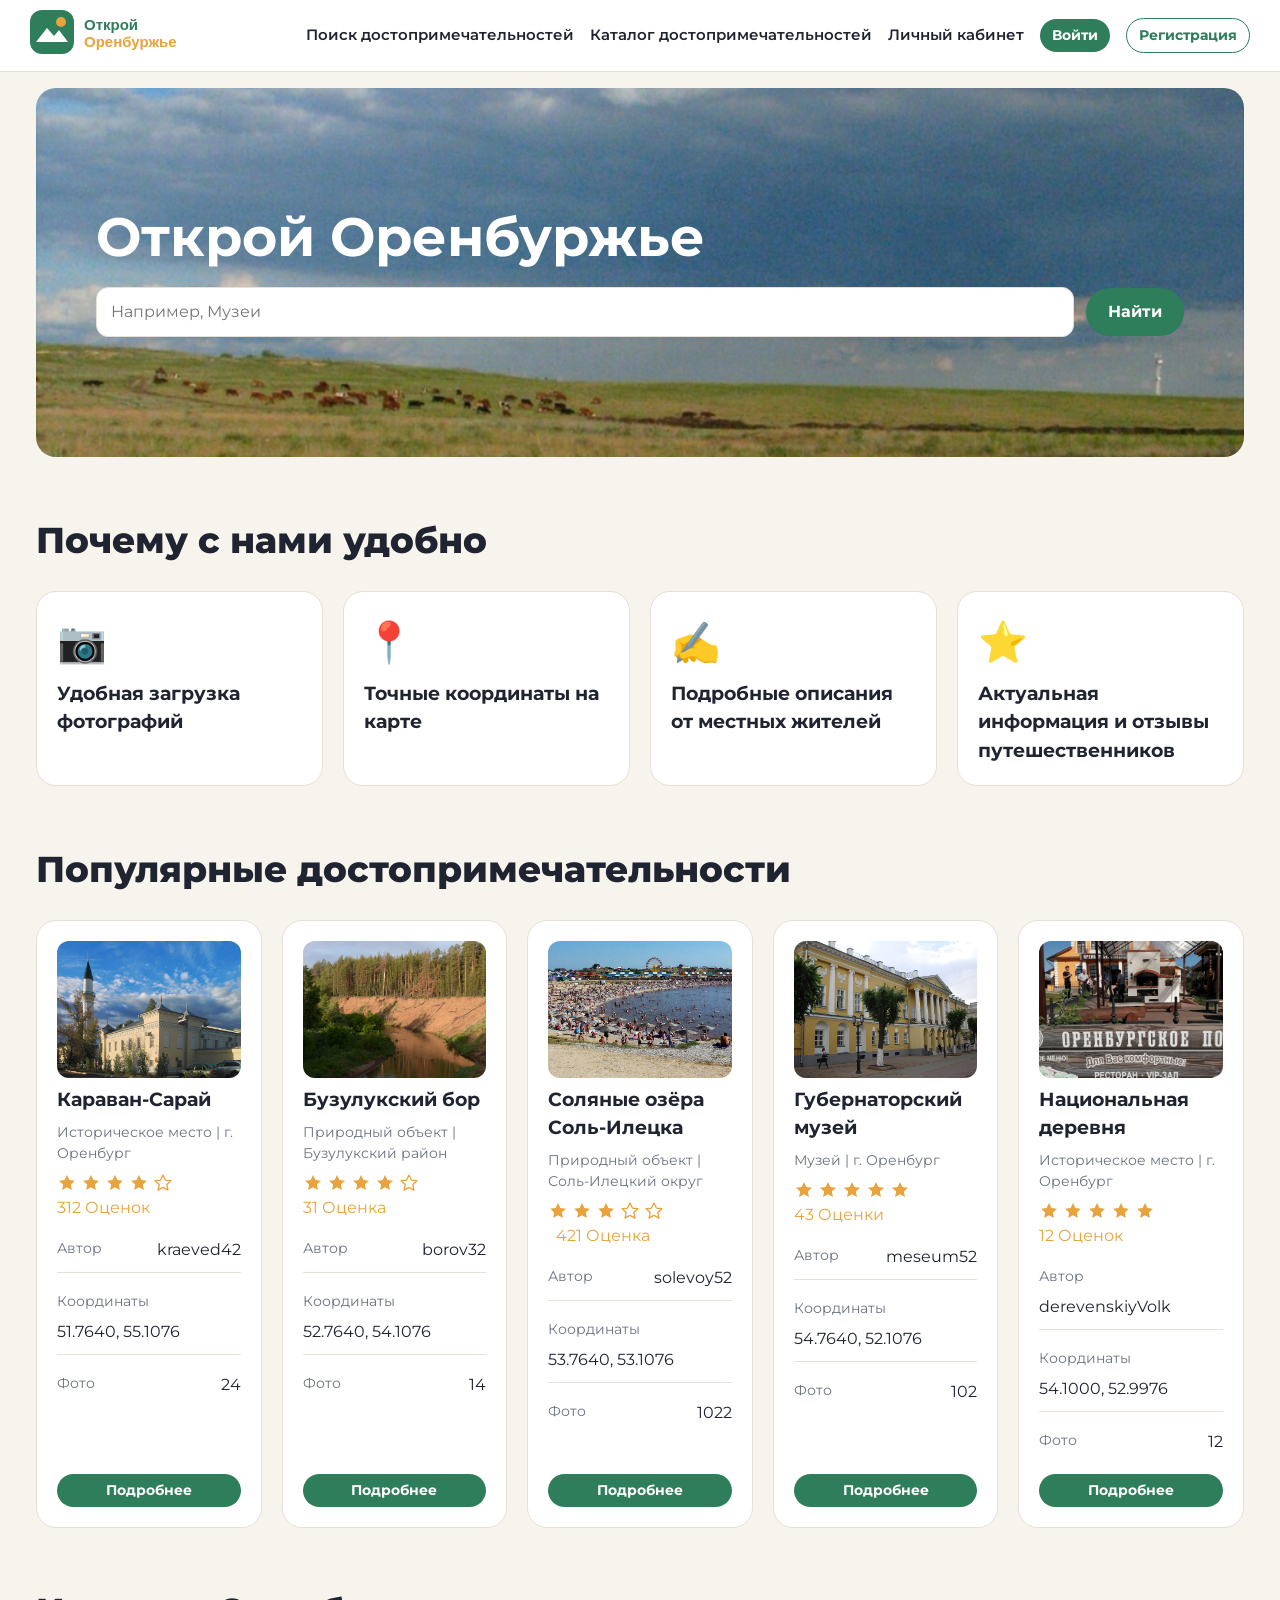
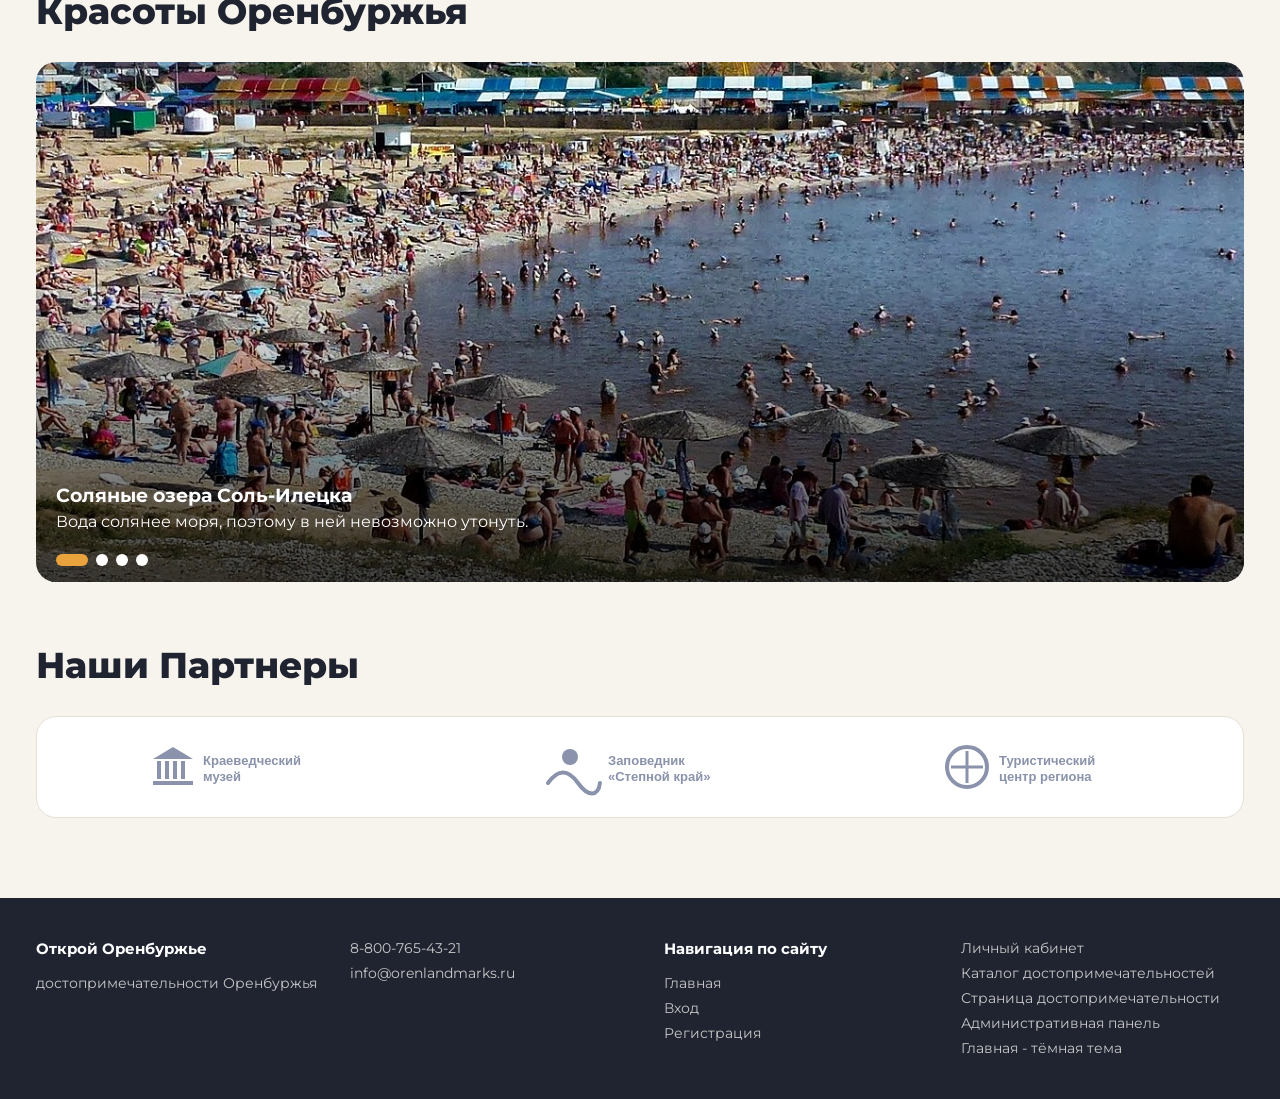
<file: index.html>
<!DOCTYPE html>
<html lang="ru">

<head>
    <meta charset="UTF-8">
    <meta name="viewport" content="width=device-width, initial-scale=1.0">
    <title>Главная - Открой Оренбуржье</title>
    <link rel="stylesheet" href="assets/css/style.css">
</head>

<body>
    <header class="header">
        <div class="container header__main">
            <a href="index.html" id="logo"><img src="assets/images/logos/logo.svg" alt="Открой Оренбуржье" height="44"
                    width="210"></a>
            <input type="checkbox" id="menu">
            <label for="menu" class="burger">☰</label>
            <nav class="nav" id="main-nav">
                <a href="#search-section" id="go-to-search">Поиск достопримечательностей</a>
                <a href="catalog.html" id="nav-catalog">Каталог достопримечательностей</a>
                <a href="profile.html" id="nav-profile">Личный кабинет</a>
                <a href="login.html" id="nav-login" class="btn btn--sm">Войти</a>
                <a href="register.html" id="nav-register" class="btn btn--sm btn--light">Регистрация</a>
            </nav>
        </div>
    </header>
    <main class="container">
        <section class="hero" id="search-section">
            <img src="assets/images/step.jpg" alt="Открой Оренбуржье">
            <h1 class="hero__title">Открой Оренбуржье</h1>
            <form action="catalog.html" class="row">
                <input type="search" id="search-input" list="hints" class="input" placeholder="Например, Музеи">
                <datalist id="hints">
                    <option value="Памятники архитектуры"></option>
                    <option value="Природные объекты"></option>
                    <option value="Музеи"></option>
                    <option value="Исторические места"></option>
                </datalist>
                <button type="submit" class="btn" id="search-button">Найти</button>
            </form>
        </section>

        <section id="advantages-section" class="section">
            <h2 class="title">Почему с нами удобно</h2>
            <div class="grid">
                <article class="card stack">
                    <p class="icon">📷</p>
                    <h3>Удобная загрузка фотографий</h3>
                </article>
                <article class="card stack">
                    <p class="icon">📍</p>
                    <h3>Точные координаты на карте</h3>
                </article>
                <article class="card stack">
                    <p class="icon">✍️</p>
                    <h3>Подробные описания от местных жителей</h3>
                </article>
                <article class="card stack">
                    <p class="icon">⭐️</p>
                    <h3>Актуальная информация и отзывы путешественников</h3>
                </article>
            </div>
        </section>

        <section class="section" id="popular-section">
            <h2 class="title">Популярные достопримечательности</h2>
            <div class="grid">
                <article class="card landmark-card stack">
                    <img src="assets/images/karavan-saray-1.jpg" alt="Караван-Сарай" class="photo">
                    <div class="stack">
                        <h3>Караван-Сарай</h3>
                        <p class="muted">Историческое место | г. Оренбург</p>
                        <div class="rating">
                            <div>
                                <img src="assets/images/icons/star-full.svg" alt="Звезда">
                                <img src="assets/images/icons/star-full.svg" alt="Звезда">
                                <img src="assets/images/icons/star-full.svg" alt="Звезда">
                                <img src="assets/images/icons/star-full.svg" alt="Звезда">
                                <img src="assets/images/icons/star-empty.svg" alt="Пустая звезда">
                                &nbsp;
                            </div>
                            312 Оценок
                        </div>
                        <p class="data-row"><span class="muted">Автор</span> kraeved42</p>
                        <p class="data-row"><span class="muted">Координаты</span> 51.7640, 55.1076</p>
                        <p class="data-row"><span class="muted">Фото</span> 24</p>
                        <a href="landmark.html" class="btn btn--sm">Подробнее</a>
                    </div>
                </article>
                <article class="card landmark-card stack">
                    <img src="assets/images/buzuluk-bor.jpg" alt="Бузулукский бор" class="photo">
                    <div class="stack">
                        <h3>Бузулукский бор</h3>
                        <p class="muted">Природный объект | Бузулукский район</p>
                        <div class="rating">
                            <div>
                                <img src="assets/images/icons/star-full.svg" alt="Звезда">
                                <img src="assets/images/icons/star-full.svg" alt="Звезда">
                                <img src="assets/images/icons/star-full.svg" alt="Звезда">
                                <img src="assets/images/icons/star-full.svg" alt="Звезда">
                                <img src="assets/images/icons/star-empty.svg" alt="Пустая звезда">
                                &nbsp;
                            </div>
                            31 Оценка
                        </div>
                        <p class="data-row"><span class="muted">Автор</span> borov32</p>
                        <p class="data-row"><span class="muted">Координаты</span> 52.7640, 54.1076</p>
                        <p class="data-row"><span class="muted">Фото</span> 14</p>
                        <a href="landmark.html" class="btn btn--sm">Подробнее</a>
                    </div>
                </article>
                <article class="card landmark-card stack">
                    <img src="assets/images/sol-ileck.jpg" alt="Соляные озёра Соль-Илецка" class="photo">
                    <div class="stack">
                        <h3>Соляные озёра Соль-Илецка</h3>
                        <p class="muted">Природный объект | Соль-Илецкий округ</p>
                        <div class="rating">
                            <div>
                                <img src="assets/images/icons/star-full.svg" alt="Звезда">
                                <img src="assets/images/icons/star-full.svg" alt="Звезда">
                                <img src="assets/images/icons/star-full.svg" alt="Звезда">
                                <img src="assets/images/icons/star-empty.svg" alt="Пустая звезда">
                                <img src="assets/images/icons/star-empty.svg" alt="Пустая звезда">
                                &nbsp;
                            </div>
                            &nbsp; 421 Оценка
                        </div>
                        <p class="data-row"><span class="muted">Автор</span> solevoy52</p>
                        <p class="data-row"><span class="muted">Координаты</span> 53.7640, 53.1076</p>
                        <p class="data-row"><span class="muted">Фото</span> 1022</p>
                        <a href="landmark.html" class="btn btn--sm">Подробнее</a>
                    </div>
                </article>
                <article class="card landmark-card stack">
                    <img src="assets/images/museum.jpg" alt="Губернаторский музей" class="photo">
                    <div class="stack">
                        <h3>Губернаторский музей</h3>
                        <p class="muted">Музей | г. Оренбург</p>
                        <div class="rating">
                            <div>
                                <img src="assets/images/icons/star-full.svg" alt="Звезда">
                                <img src="assets/images/icons/star-full.svg" alt="Звезда">
                                <img src="assets/images/icons/star-full.svg" alt="Звезда">
                                <img src="assets/images/icons/star-full.svg" alt="Звезда">
                                <img src="assets/images/icons/star-full.svg" alt="Звезда">
                                &nbsp;
                            </div>
                            43 Оценки
                        </div>
                        <p class="data-row"><span class="muted">Автор</span> meseum52</p>
                        <p class="data-row"><span class="muted">Координаты</span> 54.7640, 52.1076</p>
                        <p class="data-row"><span class="muted">Фото</span> 102</p>
                        <a href="landmark.html" class="btn btn--sm">Подробнее</a>
                    </div>
                </article>
                <article class="card landmark-card stack">
                    <img src="assets/images/nac-derevnya.jpg" alt="Национальная деревня" class="photo">
                    <div class="stack">
                        <h3>Национальная деревня</h3>
                        <p class="muted">Историческое место | г. Оренбург</p>
                        <div class="rating">
                            <div>
                                <img src="assets/images/icons/star-full.svg" alt="Звезда">
                                <img src="assets/images/icons/star-full.svg" alt="Звезда">
                                <img src="assets/images/icons/star-full.svg" alt="Звезда">
                                <img src="assets/images/icons/star-full.svg" alt="Звезда">
                                <img src="assets/images/icons/star-full.svg" alt="Звезда">
                                &nbsp;
                            </div>
                            12 Оценок
                        </div>
                        <p class="data-row"><span class="muted">Автор</span> derevenskiyVolk</p>
                        <p class="data-row"><span class="muted">Координаты</span> 54.1000, 52.9976</p>
                        <p class="data-row"><span class="muted">Фото</span> 12</p>
                        <a href="landmark.html" class="btn btn--sm">Подробнее</a>
                    </div>
                </article>
            </div>
        </section>

        <section class="section" id="slider-section">
            <h2 class="title">Красоты Оренбуржья</h2>
            <div class="slider">
                <input type="radio" name="slide" id="s1" checked>
                <input type="radio" name="slide" id="s2">
                <input type="radio" name="slide" id="s3">
                <input type="radio" name="slide" id="s4">
                <div class="slider__track">
                    <article class="slide">
                        <img src="assets/images/sol-ileck.jpg" alt="Соль-Илецк">
                        <div class="slide__text">
                            <h3>Соляные озера Соль-Илецка</h3>
                            <p>Вода солянее моря, поэтому в ней невозможно утонуть.</p>
                        </div>
                    </article>
                    <article class="slide">
                        <img src="assets/images/buzuluk-bor.jpg" alt="Бузулукский бор">
                        <div class="slide__text">
                            <h3>Бузулукский бор</h3>
                            <p>Сосновый лес посреди степи.</p>
                        </div>
                    </article>
                    <article class="slide">
                        <img src="assets/images/shaitan-tau.jpg" alt="Гора Шайтан-Тау">
                        <div class="slide__text">
                            <h3>Гора Шайтан-Тау</h3>
                            <p>Заповедная гора. Красивее всего на закате.</p>
                        </div>
                    </article>
                    <article class="slide">
                        <img src="assets/images/most.jpg" alt="Мост через Урал">
                        <div class="slide__text">
                            <h3>Мост через Урал</h3>
                            <p>Пешеходный мост через Урал, соединяет Европу и Азию</p>
                        </div>
                    </article>
                </div>
                <div class="dots" id="slider-indicators">
                    <label for="s1"></label>
                    <label for="s2"></label>
                    <label for="s3"></label>
                    <label for="s4"></label>
                </div>
            </div>
        </section>
        <section class="section" id="partners-section">
            <h2 class="title">Наши Партнеры</h2>
            <div class="card row partners">
                <img src="assets/images/logos/partner-museum.svg" alt="Музей">
                <img src="assets/images/logos/partner-steppe.svg" alt="Заповедник">
                <img src="assets/images/logos/partner-tour.svg" alt="Тур центр">
            </div>
        </section>

    </main>
    <footer class="footer" id="footer">
        <div class="container footer__grid">
            <div>
                <h2>Открой Оренбуржье</h2>
                <p>достопримечательности Оренбуржья</p>
            </div>
            <ul>
                <li><a href="tel:88007654321">8-800-765-43-21</a></li>
                <li><a href="mailto:info@orenlandmarks.ru">info@orenlandmarks.ru</a></li>
            </ul>
            <nav>
                <h2>Навигация по сайту</h2>
                <ul>
                    <li><a href="index.html">Главная</a></li>
                    <li><a href="login.html">Вход</a></li>
                    <li><a href="register.html">Регистрация</a></li>
                    <li><a href="profile.html">Личный кабинет</a></li>
                    <li><a href="catalog.html">Каталог достопримечательностей</a></li>
                    <li><a href="landmark.html">Страница достопримечательности</a></li>
                    <li><a href="admin.html">Административная панель</a></li>
                    <li><a href="index_dark.html">Главная - тёмная тема </a></li>
                </ul>
            </nav>
        </div>
    </footer>
</body>

</html>
</file>
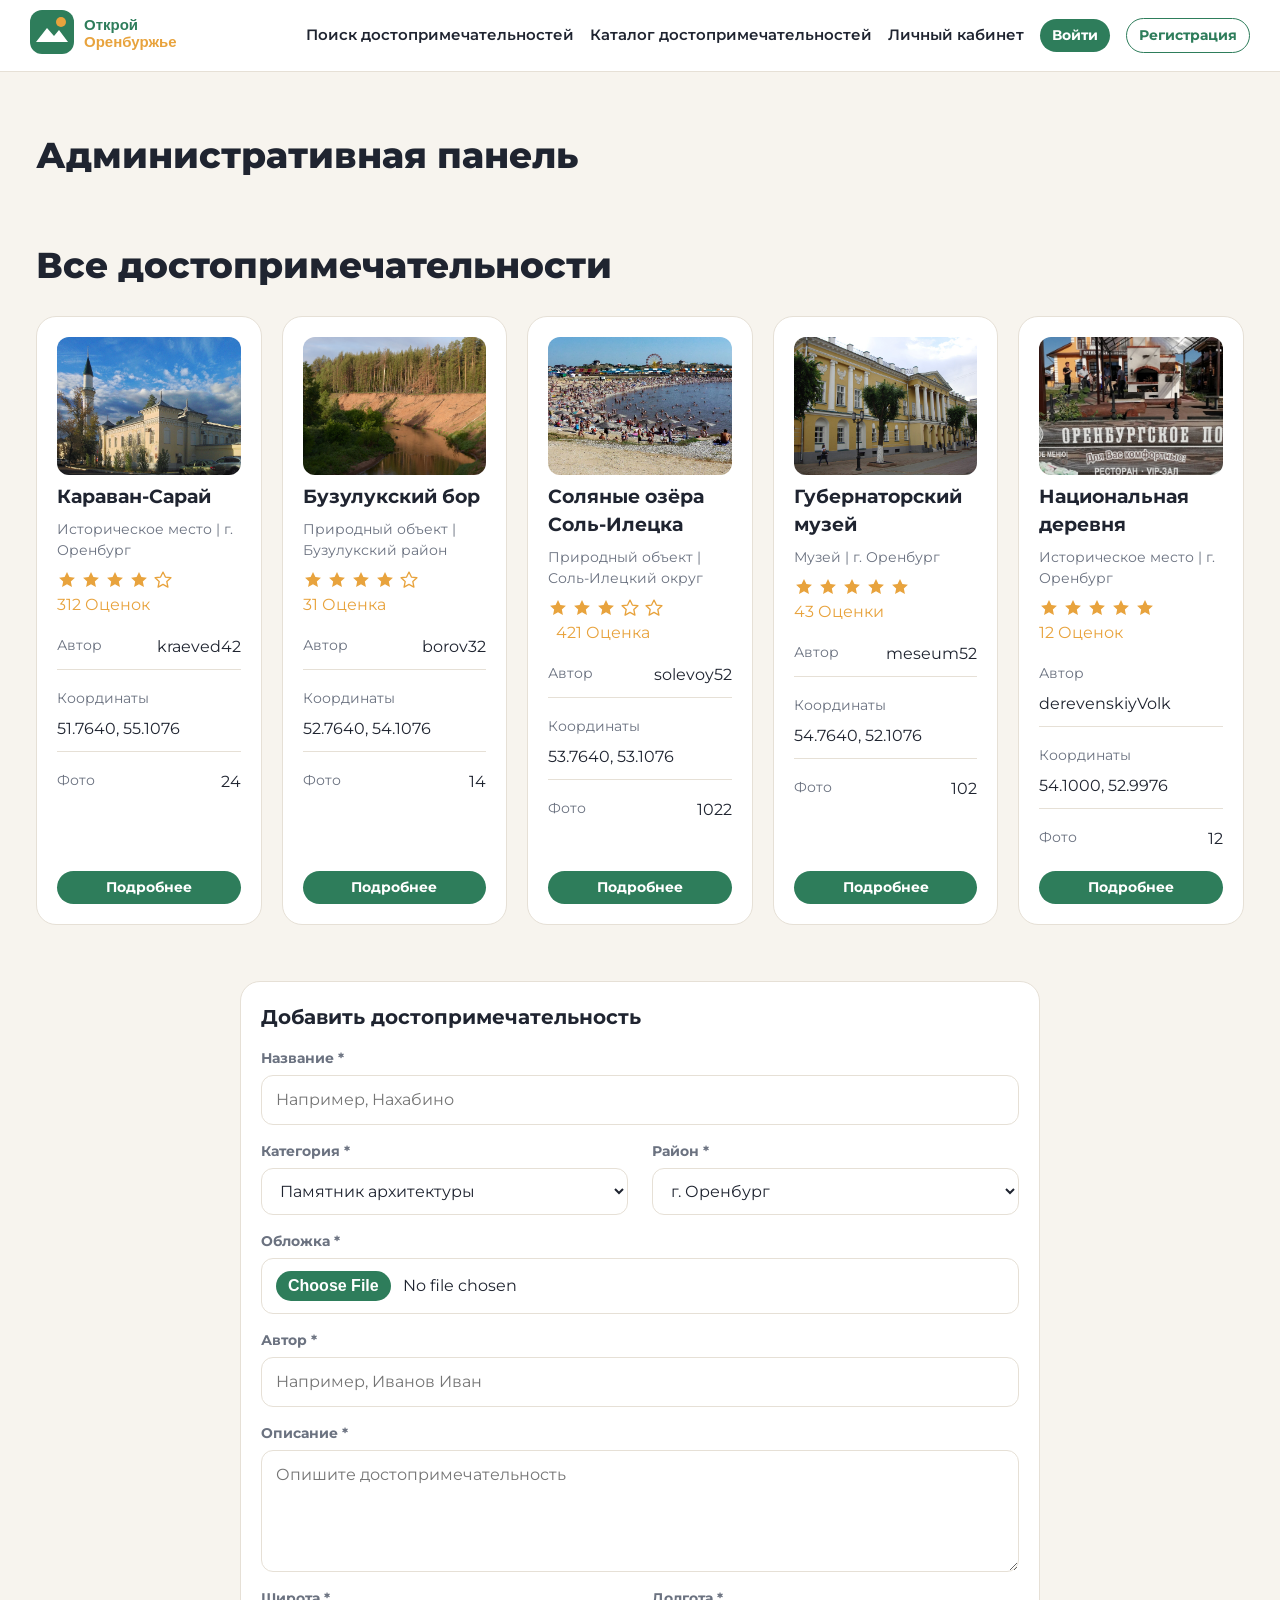
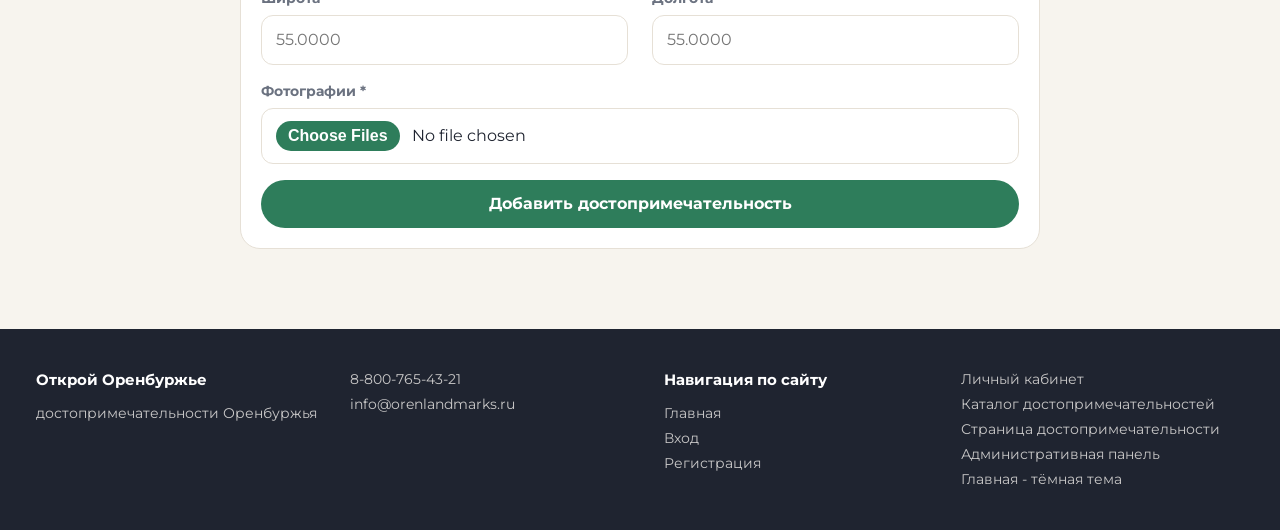
<file: admin.html>
<!DOCTYPE html>
<html lang="ru">

<head>
    <meta charset="UTF-8">
    <meta name="viewport" content="width=device-width, initial-scale=1.0">
    <title>Административная панель - Открой Оренбуржье</title>
    <link rel="stylesheet" href="assets/css/style.css">
</head>

<body>
    <header class="header">
        <div class="container header__main">
            <a href="index.html" id="logo"><img src="assets/images/logos/logo.svg" alt="Открой Оренбуржье" height="44"
                    width="210"></a>
            <input type="checkbox" id="menu">
            <label for="menu" class="burger">☰</label>
            <nav class="nav" id="main-nav">
                <a href="index.html#search-section" id="go-to-search">Поиск достопримечательностей</a>
                <a href="catalog.html" id="nav-catalog">Каталог достопримечательностей</a>
                <a href="profile.html" id="nav-profile">Личный кабинет</a>
                <a href="login.html" id="nav-login" class="btn btn--sm">Войти</a>
                <a href="register.html" id="nav-register" class="btn btn--sm btn--light">Регистрация</a>
            </nav>
        </div>
    </header>
    <main class="container" id="admin-page">
        <h1 class="title section">Административная панель</h1>

        <section class="section" id="admin-landmarks-list">
            <h2 class="title">Все достопримечательности</h2>
            <div class="grid">
                <article class="card landmark-card stack">
                    <img src="assets/images/karavan-saray-1.jpg" alt="Караван-Сарай" class="photo">
                    <div class="stack">
                        <h3>Караван-Сарай</h3>
                        <p class="muted">Историческое место | г. Оренбург</p>
                        <div class="rating">
                            <div>
                                <img src="assets/images/icons/star-full.svg" alt="Звезда">
                                <img src="assets/images/icons/star-full.svg" alt="Звезда">
                                <img src="assets/images/icons/star-full.svg" alt="Звезда">
                                <img src="assets/images/icons/star-full.svg" alt="Звезда">
                                <img src="assets/images/icons/star-empty.svg" alt="Пустая звезда">
                                &nbsp;
                            </div>
                            312 Оценок
                        </div>
                        <p class="data-row"><span class="muted">Автор</span> kraeved42</p>
                        <p class="data-row"><span class="muted">Координаты</span> 51.7640, 55.1076</p>
                        <p class="data-row"><span class="muted">Фото</span> 24</p>
                        <a href="landmark.html" class="btn btn--sm">Подробнее</a>
                    </div>
                </article>
                <article class="card landmark-card stack">
                    <img src="assets/images/buzuluk-bor.jpg" alt="Бузулукский бор" class="photo">
                    <div class="stack">
                        <h3>Бузулукский бор</h3>
                        <p class="muted">Природный объект | Бузулукский район</p>
                        <div class="rating">
                            <div>
                                <img src="assets/images/icons/star-full.svg" alt="Звезда">
                                <img src="assets/images/icons/star-full.svg" alt="Звезда">
                                <img src="assets/images/icons/star-full.svg" alt="Звезда">
                                <img src="assets/images/icons/star-full.svg" alt="Звезда">
                                <img src="assets/images/icons/star-empty.svg" alt="Пустая звезда">
                                &nbsp;
                            </div>
                            31 Оценка
                        </div>
                        <p class="data-row"><span class="muted">Автор</span> borov32</p>
                        <p class="data-row"><span class="muted">Координаты</span> 52.7640, 54.1076</p>
                        <p class="data-row"><span class="muted">Фото</span> 14</p>
                        <a href="landmark.html" class="btn btn--sm">Подробнее</a>
                    </div>
                </article>
                <article class="card landmark-card stack">
                    <img src="assets/images/sol-ileck.jpg" alt="Соляные озёра Соль-Илецка" class="photo">
                    <div class="stack">
                        <h3>Соляные озёра Соль-Илецка</h3>
                        <p class="muted">Природный объект | Соль-Илецкий округ</p>
                        <div class="rating">
                            <div>
                                <img src="assets/images/icons/star-full.svg" alt="Звезда">
                                <img src="assets/images/icons/star-full.svg" alt="Звезда">
                                <img src="assets/images/icons/star-full.svg" alt="Звезда">
                                <img src="assets/images/icons/star-empty.svg" alt="Пустая звезда">
                                <img src="assets/images/icons/star-empty.svg" alt="Пустая звезда">
                                &nbsp;
                            </div>
                            &nbsp; 421 Оценка
                        </div>
                        <p class="data-row"><span class="muted">Автор</span> solevoy52</p>
                        <p class="data-row"><span class="muted">Координаты</span> 53.7640, 53.1076</p>
                        <p class="data-row"><span class="muted">Фото</span> 1022</p>
                        <a href="landmark.html" class="btn btn--sm">Подробнее</a>
                    </div>
                </article>
                <article class="card landmark-card stack">
                    <img src="assets/images/museum.jpg" alt="Губернаторский музей" class="photo">
                    <div class="stack">
                        <h3>Губернаторский музей</h3>
                        <p class="muted">Музей | г. Оренбург</p>
                        <div class="rating">
                            <div>
                                <img src="assets/images/icons/star-full.svg" alt="Звезда">
                                <img src="assets/images/icons/star-full.svg" alt="Звезда">
                                <img src="assets/images/icons/star-full.svg" alt="Звезда">
                                <img src="assets/images/icons/star-full.svg" alt="Звезда">
                                <img src="assets/images/icons/star-full.svg" alt="Звезда">
                                &nbsp;
                            </div>
                            43 Оценки
                        </div>
                        <p class="data-row"><span class="muted">Автор</span> meseum52</p>
                        <p class="data-row"><span class="muted">Координаты</span> 54.7640, 52.1076</p>
                        <p class="data-row"><span class="muted">Фото</span> 102</p>
                        <a href="landmark.html" class="btn btn--sm">Подробнее</a>
                    </div>
                </article>
                <article class="card landmark-card stack">
                    <img src="assets/images/nac-derevnya.jpg" alt="Национальная деревня" class="photo">
                    <div class="stack">
                        <h3>Национальная деревня</h3>
                        <p class="muted">Историческое место | г. Оренбург</p>
                        <div class="rating">
                            <div>
                                <img src="assets/images/icons/star-full.svg" alt="Звезда">
                                <img src="assets/images/icons/star-full.svg" alt="Звезда">
                                <img src="assets/images/icons/star-full.svg" alt="Звезда">
                                <img src="assets/images/icons/star-full.svg" alt="Звезда">
                                <img src="assets/images/icons/star-full.svg" alt="Звезда">
                                &nbsp;
                            </div>
                            12 Оценок
                        </div>
                        <p class="data-row"><span class="muted">Автор</span> derevenskiyVolk</p>
                        <p class="data-row"><span class="muted">Координаты</span> 54.1000, 52.9976</p>
                        <p class="data-row"><span class="muted">Фото</span> 12</p>
                        <a href="landmark.html" class="btn btn--sm">Подробнее</a>
                    </div>
                </article>
            </div>
        </section>
        <form action="#" id="admin-add-form" class="card form section">
            <h2>Добавить достопримечательность</h2>
            <div class="field">
                <label for="admin-landmark-title">Название *</label>
                <input type="text" class="input" id="admin-landmark-title" placeholder="Например, Нахабино">
            </div>
            <div class="two-cols form">
                <div class="field">
                    <label for="admin-landmark-category">Категория *</label>
                    <select id="admin-landmark-category" class="input">
                        <option value="Памятник архитектуры">Памятник архитектуры</option>
                        <option value="Природный объект">Природный объект</option>
                        <option value="Музей">Музей</option>
                        <option value="Историческое место">Историческое место</option>
                        <option value="Религиозное сооружение">Религиозное сооружение</option>
                        <option value="Другое">Другое</option>
                    </select>
                </div>
                <div class="field">
                    <label for="admin-landmark-district">Район *</label>
                    <select id="admin-landmark-district" class="input">
                        <option value="г. Оренбург">г. Оренбург</option>
                        <option value="Оренбургский район">Оренбургский район</option>
                        <option value="Соль-Илецкий городской округ">Соль-Илецкий городской округ</option>
                        <option value="Кувандыкский городской округ">Кувандыкский городской округ</option>
                        <option value="Илекский район">Илекский район</option>
                        <option value="Новосергиевский район">Новосергиевский район</option>
                        <option value="Орский городской округ">Орский городской округ</option>
                    </select>
                </div>
            </div>
            <div class="field">
                <label for="admin-landmark-cover">Обложка *</label>
                <input type="file" accept="image/*" class="input" id="admin-landmark-cover">
            </div>
            <div class="field">
                <label for="admin-landmark-author">Автор *</label>
                <input type="text" class="input" id="admin-landmark-author" placeholder="Например, Иванов Иван">
            </div>
            <div class="field">
                <label for="admin-landmark-desc">Описание *</label>
                <textarea id="admin-landmark-desc" class="input" rows="4"
                    placeholder="Опишите достопримечательность"></textarea>
            </div>
            <div class="two-cols form">
                <div class="field">
                    <label for="admin-landmark-lat">Широта *</label>
                    <input class="input" type="number" id="admin-landmark-lat" step="0.0001" placeholder="55.0000">
                </div>
                <div class="field">
                    <label for="admin-landmark-lng">Долгота *</label>
                    <input class="input" type="number" id="admin-landmark-lng" step="0.0001" placeholder="55.0000">
                </div>
            </div>
            <div class="field">
                <label for="admin-landmark-images">Фотографии *</label>
                <input type="file" multiple accept="image/*" class="input" id="admin-landmark-images">
            </div>
            <button type="submit" class="btn" id="admin-landmark-submit">Добавить достопримечательность</button>
        </form>
    </main>
    <footer class="footer" id="footer">
        <div class="container footer__grid">
            <div>
                <h2>Открой Оренбуржье</h2>
                <p>достопримечательности Оренбуржья</p>
            </div>
            <ul>
                <li><a href="tel:88007654321">8-800-765-43-21</a></li>
                <li><a href="mailto:info@orenlandmarks.ru">info@orenlandmarks.ru</a></li>
            </ul>
            <nav>
                <h2>Навигация по сайту</h2>
                <ul>
                    <li><a href="index.html">Главная</a></li>
                    <li><a href="login.html">Вход</a></li>
                    <li><a href="register.html">Регистрация</a></li>
                    <li><a href="profile.html">Личный кабинет</a></li>
                    <li><a href="catalog.html">Каталог достопримечательностей</a></li>
                    <li><a href="landmark.html">Страница достопримечательности</a></li>
                    <li><a href="admin.html">Административная панель</a></li>
                    <li><a href="index_dark.html">Главная - тёмная тема </a></li>
                </ul>
            </nav>
        </div>
    </footer>
</body>

</html>
</file>
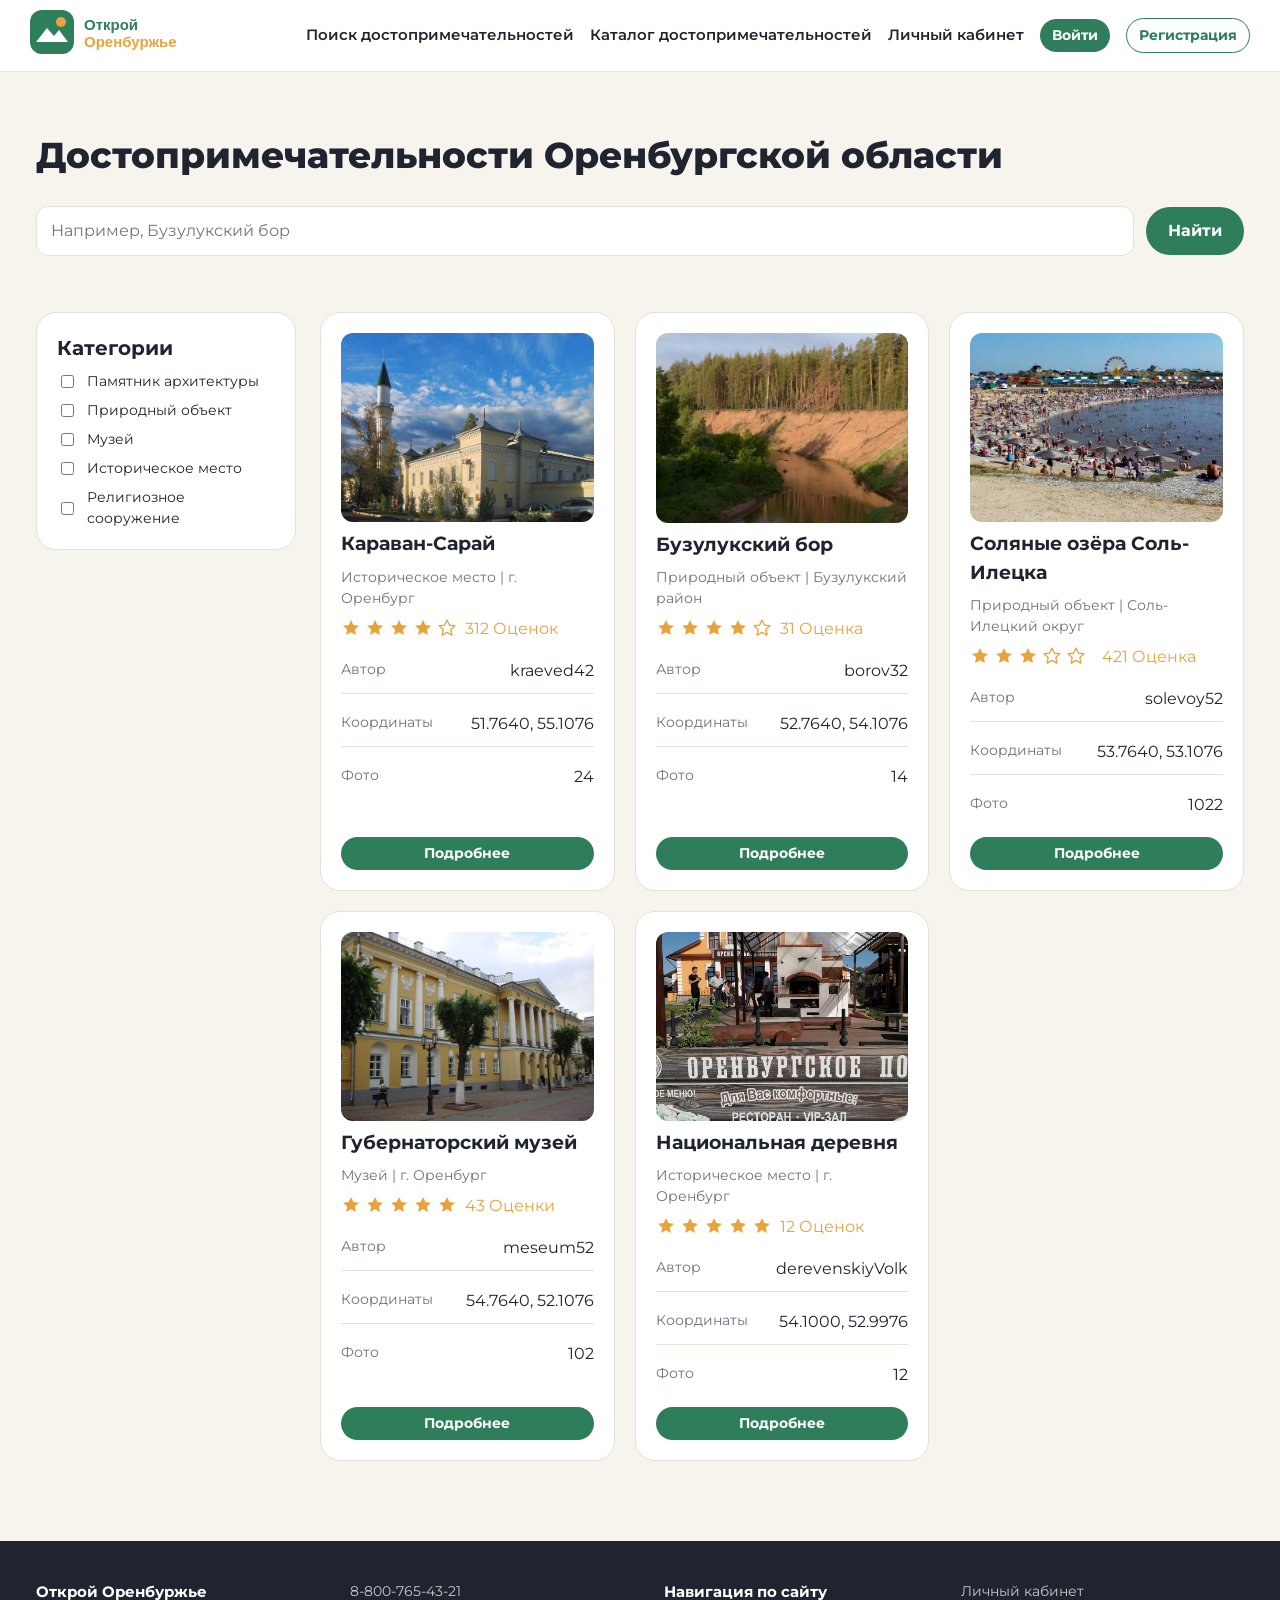
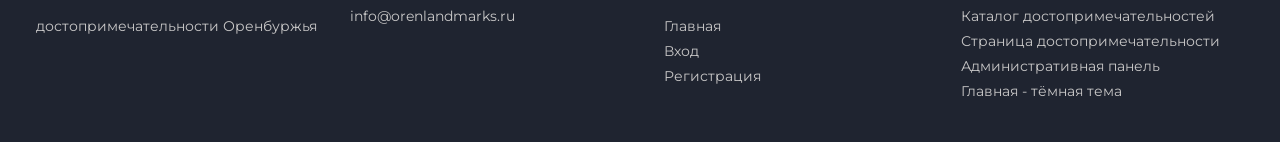
<file: catalog.html>
<!DOCTYPE html>
<html lang="ru">

<head>
    <meta charset="UTF-8">
    <meta name="viewport" content="width=device-width, initial-scale=1.0">
    <title>Каталог - Открой Оренбуржье</title>
    <link rel="stylesheet" href="assets/css/style.css">
</head>

<body>
    <header class="header">
        <div class="container header__main">
            <a href="index.html" id="logo"><img src="assets/images/logos/logo.svg" alt="Открой Оренбуржье" height="44"
                    width="210"></a>
            <input type="checkbox" id="menu">
            <label for="menu" class="burger">☰</label>
            <nav class="nav" id="main-nav">
                <a href="index.html#search-section" id="go-to-search">Поиск достопримечательностей</a>
                <a href="catalog.html" id="nav-catalog">Каталог достопримечательностей</a>
                <a href="profile.html" id="nav-profile">Личный кабинет</a>
                <a href="login.html" id="nav-login" class="btn btn--sm">Войти</a>
                <a href="register.html" id="nav-register" class="btn btn--sm btn--light">Регистрация</a>
            </nav>
        </div>
    </header>
    <main class="container" id="catalog-page">
        <h1 class="title section">Достопримечательности Оренбургской области</h1>
        <form action="#" class="row no-print">
            <input type="search" id="catalog-search" class="input" list="hints" placeholder="Например, Бузулукский бор">
            <datalist id="hints">
                <option value="Бузулукский бор"></option>
                <option value="Соль-Илецк"></option>
                <option value="Караван-Сарай"></option>
            </datalist>
            <button type="submit" class="btn" id="catalog-search-btn">Найти</button>
        </form>

        <div class="catalog-layout section">
            <div class="no-print">
                <input type="checkbox" id="filter-toggle">
                <label for="filter-toggle" class="filter-btn btn btn--light">Фильтры</label>
                <aside id="filter-panel" class="card stack">
                    <h2>Категории</h2>
                    <label class="check"><input type="checkbox">Памятник архитектуры</label>
                    <label class="check"><input type="checkbox">Природный объект</label>
                    <label class="check"><input type="checkbox">Музей</label>
                    <label class="check"><input type="checkbox">Историческое место</label>
                    <label class="check"><input type="checkbox">Религиозное сооружение</label>
                </aside>
            </div>
            <div class="grid">
                <article class="card landmark-card stack">
                    <img src="assets/images/karavan-saray-1.jpg" alt="Караван-Сарай" class="photo">
                    <div class="stack">
                        <h3>Караван-Сарай</h3>
                        <p class="muted">Историческое место | г. Оренбург</p>
                        <div class="rating">
                            <div>
                                <img src="assets/images/icons/star-full.svg" alt="Звезда">
                                <img src="assets/images/icons/star-full.svg" alt="Звезда">
                                <img src="assets/images/icons/star-full.svg" alt="Звезда">
                                <img src="assets/images/icons/star-full.svg" alt="Звезда">
                                <img src="assets/images/icons/star-empty.svg" alt="Пустая звезда">
                                &nbsp;
                            </div>
                            312 Оценок
                        </div>
                        <p class="data-row"><span class="muted">Автор</span> kraeved42</p>
                        <p class="data-row"><span class="muted">Координаты</span> 51.7640, 55.1076</p>
                        <p class="data-row"><span class="muted">Фото</span> 24</p>
                        <a href="landmark.html" class="btn btn--sm">Подробнее</a>
                    </div>
                </article>
                <article class="card landmark-card stack">
                    <img src="assets/images/buzuluk-bor.jpg" alt="Бузулукский бор" class="photo">
                    <div class="stack">
                        <h3>Бузулукский бор</h3>
                        <p class="muted">Природный объект | Бузулукский район</p>
                        <div class="rating">
                            <div>
                                <img src="assets/images/icons/star-full.svg" alt="Звезда">
                                <img src="assets/images/icons/star-full.svg" alt="Звезда">
                                <img src="assets/images/icons/star-full.svg" alt="Звезда">
                                <img src="assets/images/icons/star-full.svg" alt="Звезда">
                                <img src="assets/images/icons/star-empty.svg" alt="Пустая звезда">
                                &nbsp;
                            </div>
                            31 Оценка
                        </div>
                        <p class="data-row"><span class="muted">Автор</span> borov32</p>
                        <p class="data-row"><span class="muted">Координаты</span> 52.7640, 54.1076</p>
                        <p class="data-row"><span class="muted">Фото</span> 14</p>
                        <a href="landmark.html" class="btn btn--sm">Подробнее</a>
                    </div>
                </article>
                <article class="card landmark-card stack">
                    <img src="assets/images/sol-ileck.jpg" alt="Соляные озёра Соль-Илецка" class="photo">
                    <div class="stack">
                        <h3>Соляные озёра Соль-Илецка</h3>
                        <p class="muted">Природный объект | Соль-Илецкий округ</p>
                        <div class="rating">
                            <div>
                                <img src="assets/images/icons/star-full.svg" alt="Звезда">
                                <img src="assets/images/icons/star-full.svg" alt="Звезда">
                                <img src="assets/images/icons/star-full.svg" alt="Звезда">
                                <img src="assets/images/icons/star-empty.svg" alt="Пустая звезда">
                                <img src="assets/images/icons/star-empty.svg" alt="Пустая звезда">
                                &nbsp;
                            </div>
                            &nbsp; 421 Оценка
                        </div>
                        <p class="data-row"><span class="muted">Автор</span> solevoy52</p>
                        <p class="data-row"><span class="muted">Координаты</span> 53.7640, 53.1076</p>
                        <p class="data-row"><span class="muted">Фото</span> 1022</p>
                        <a href="landmark.html" class="btn btn--sm">Подробнее</a>
                    </div>
                </article>
                <article class="card landmark-card stack">
                    <img src="assets/images/museum.jpg" alt="Губернаторский музей" class="photo">
                    <div class="stack">
                        <h3>Губернаторский музей</h3>
                        <p class="muted">Музей | г. Оренбург</p>
                        <div class="rating">
                            <div>
                                <img src="assets/images/icons/star-full.svg" alt="Звезда">
                                <img src="assets/images/icons/star-full.svg" alt="Звезда">
                                <img src="assets/images/icons/star-full.svg" alt="Звезда">
                                <img src="assets/images/icons/star-full.svg" alt="Звезда">
                                <img src="assets/images/icons/star-full.svg" alt="Звезда">
                                &nbsp;
                            </div>
                            43 Оценки
                        </div>
                        <p class="data-row"><span class="muted">Автор</span> meseum52</p>
                        <p class="data-row"><span class="muted">Координаты</span> 54.7640, 52.1076</p>
                        <p class="data-row"><span class="muted">Фото</span> 102</p>
                        <a href="landmark.html" class="btn btn--sm">Подробнее</a>
                    </div>
                </article>
                <article class="card landmark-card stack">
                    <img src="assets/images/nac-derevnya.jpg" alt="Национальная деревня" class="photo">
                    <div class="stack">
                        <h3>Национальная деревня</h3>
                        <p class="muted">Историческое место | г. Оренбург</p>
                        <div class="rating">
                            <div>
                                <img src="assets/images/icons/star-full.svg" alt="Звезда">
                                <img src="assets/images/icons/star-full.svg" alt="Звезда">
                                <img src="assets/images/icons/star-full.svg" alt="Звезда">
                                <img src="assets/images/icons/star-full.svg" alt="Звезда">
                                <img src="assets/images/icons/star-full.svg" alt="Звезда">
                                &nbsp;
                            </div>
                            12 Оценок
                        </div>
                        <p class="data-row"><span class="muted">Автор</span> derevenskiyVolk</p>
                        <p class="data-row"><span class="muted">Координаты</span> 54.1000, 52.9976</p>
                        <p class="data-row"><span class="muted">Фото</span> 12</p>
                        <a href="landmark.html" class="btn btn--sm">Подробнее</a>
                    </div>
                </article>
            </div>
        </div>
    </main>
    <footer class="footer" id="footer">
        <div class="container footer__grid">
            <div>
                <h2>Открой Оренбуржье</h2>
                <p>достопримечательности Оренбуржья</p>
            </div>
            <ul>
                <li><a href="tel:88007654321">8-800-765-43-21</a></li>
                <li><a href="mailto:info@orenlandmarks.ru">info@orenlandmarks.ru</a></li>
            </ul>
            <nav>
                <h2>Навигация по сайту</h2>
                <ul>
                    <li><a href="index.html">Главная</a></li>
                    <li><a href="login.html">Вход</a></li>
                    <li><a href="register.html">Регистрация</a></li>
                    <li><a href="profile.html">Личный кабинет</a></li>
                    <li><a href="catalog.html">Каталог достопримечательностей</a></li>
                    <li><a href="landmark.html">Страница достопримечательности</a></li>
                    <li><a href="admin.html">Административная панель</a></li>
                    <li><a href="index_dark.html">Главная - тёмная тема </a></li>
                </ul>
            </nav>
        </div>
    </footer>
</body>

</html>
</file>
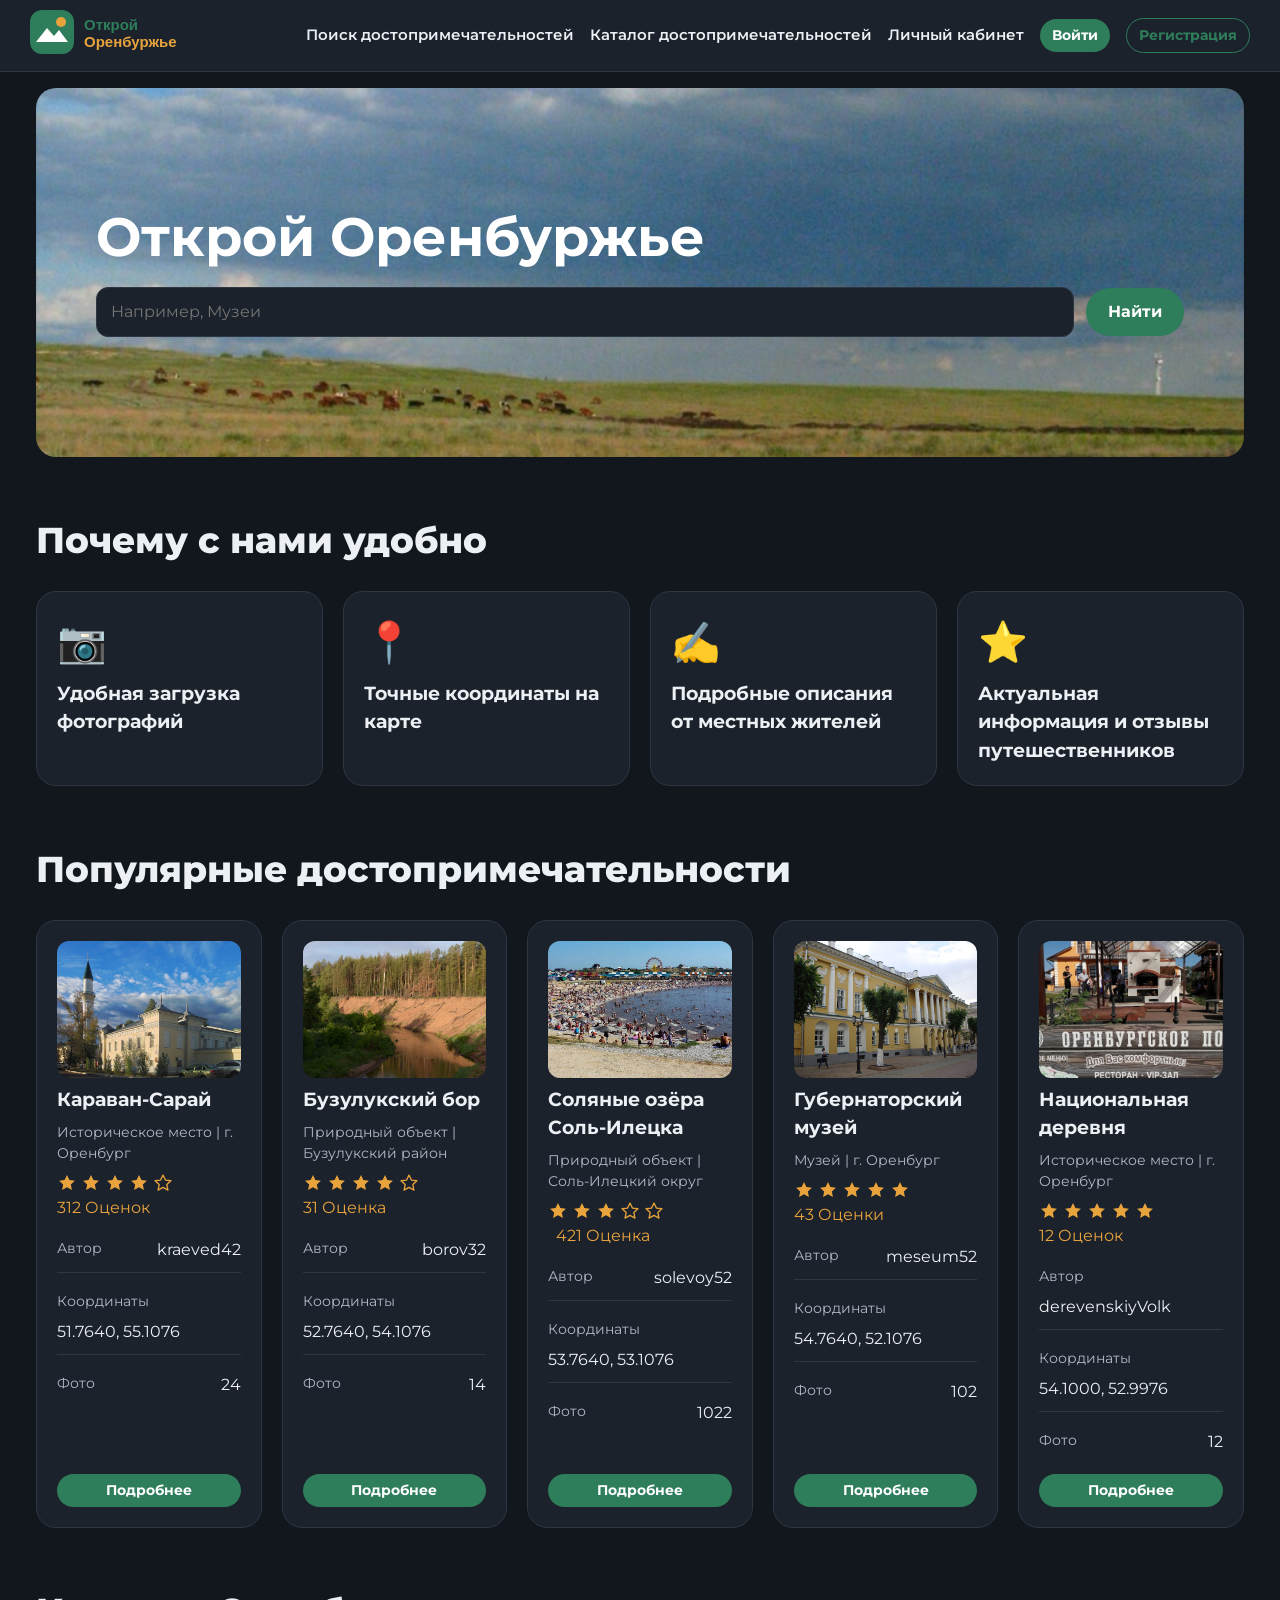
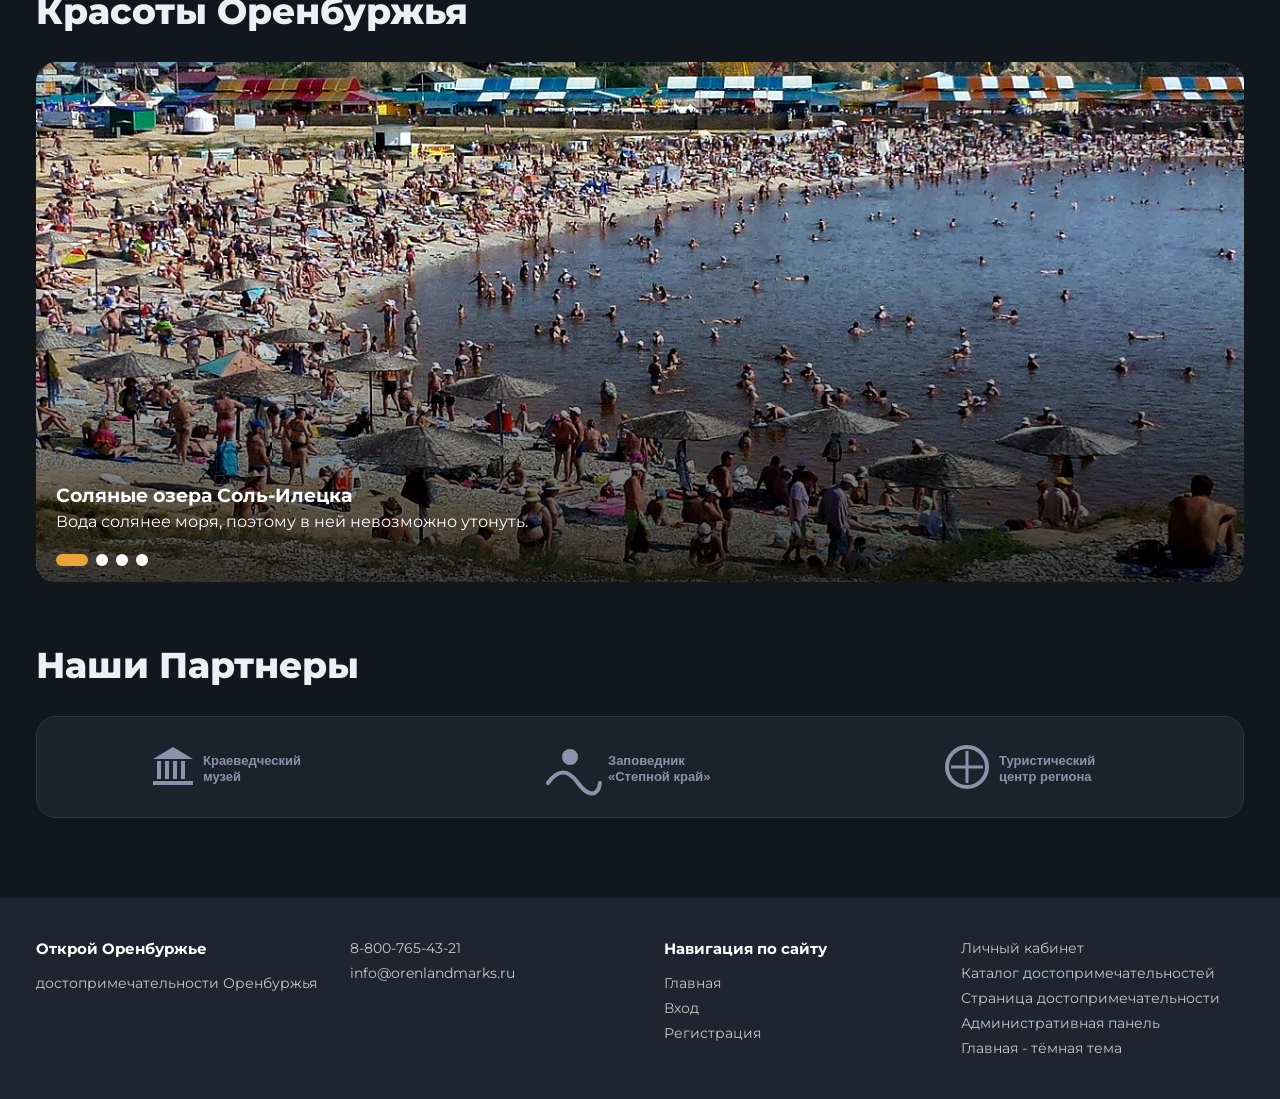
<file: index_dark.html>
<!DOCTYPE html>
<html lang="ru">

<head>
    <meta charset="UTF-8">
    <meta name="viewport" content="width=device-width, initial-scale=1.0">
    <title>Главная - Открой Оренбуржье</title>
    <link rel="stylesheet" href="assets/css/style.css">
</head>

<body class="dark">
    <header class="header">
        <div class="container header__main">
            <a href="index.html" id="logo-dark"><img src="assets/images/logos/logo.svg" alt="Открой Оренбуржье"
                    height="44" width="210"></a>
            <input type="checkbox" id="menu">
            <label for="menu" class="burger">☰</label>
            <nav class="nav" id="main-nav-dark">
                <a href="#search-section" id="go-to-search-dark">Поиск достопримечательностей</a>
                <a href="catalog.html" id="nav-catalog-dark">Каталог достопримечательностей</a>
                <a href="profile.html" id="nav-profile-dark">Личный кабинет</a>
                <a href="login.html" id="nav-login-dark" class="btn btn--sm">Войти</a>
                <a href="register.html" id="nav-register-dark" class="btn btn--sm btn--light">Регистрация</a>
            </nav>
        </div>
    </header>
    <main class="container">
        <section class="hero" id="search-section-dark">
            <img src="assets/images/step.jpg" alt="Открой Оренбуржье">
            <h1 class="hero__title">Открой Оренбуржье</h1>
            <form action="catalog.html" class="row">
                <input type="search" id="search-input-dark" list="hints" class="input" placeholder="Например, Музеи">
                <datalist id="hints">
                    <option value="Памятники архитектуры"></option>
                    <option value="Природные объекты"></option>
                    <option value="Музеи"></option>
                    <option value="Исторические места"></option>
                </datalist>
                <button type="submit" class="btn" id="search-button-dark">Найти</button>
            </form>
        </section>

        <section id="advantages-section-dark" class="section">
            <h2 class="title">Почему с нами удобно</h2>
            <div class="grid">
                <article class="card stack">
                    <p class="icon">📷</p>
                    <h3>Удобная загрузка фотографий</h3>
                </article>
                <article class="card stack">
                    <p class="icon">📍</p>
                    <h3>Точные координаты на карте</h3>
                </article>
                <article class="card stack">
                    <p class="icon">✍️</p>
                    <h3>Подробные описания от местных жителей</h3>
                </article>
                <article class="card stack">
                    <p class="icon">⭐️</p>
                    <h3>Актуальная информация и отзывы путешественников</h3>
                </article>
            </div>
        </section>

        <section class="section" id="popular-section-dark">
            <h2 class="title">Популярные достопримечательности</h2>
            <div class="grid">
                <article class="card landmark-card stack">
                    <img src="assets/images/karavan-saray-1.jpg" alt="Караван-Сарай" class="photo">
                    <div class="stack">
                        <h3>Караван-Сарай</h3>
                        <p class="muted">Историческое место | г. Оренбург</p>
                        <div class="rating">
                            <div>
                                <img src="assets/images/icons/star-full.svg" alt="Звезда">
                                <img src="assets/images/icons/star-full.svg" alt="Звезда">
                                <img src="assets/images/icons/star-full.svg" alt="Звезда">
                                <img src="assets/images/icons/star-full.svg" alt="Звезда">
                                <img src="assets/images/icons/star-empty.svg" alt="Пустая звезда">
                                &nbsp;
                            </div>
                            312 Оценок
                        </div>
                        <p class="data-row"><span class="muted">Автор</span> kraeved42</p>
                        <p class="data-row"><span class="muted">Координаты</span> 51.7640, 55.1076</p>
                        <p class="data-row"><span class="muted">Фото</span> 24</p>
                        <a href="landmark.html" class="btn btn--sm">Подробнее</a>
                    </div>
                </article>
                <article class="card landmark-card stack">
                    <img src="assets/images/buzuluk-bor.jpg" alt="Бузулукский бор" class="photo">
                    <div class="stack">
                        <h3>Бузулукский бор</h3>
                        <p class="muted">Природный объект | Бузулукский район</p>
                        <div class="rating">
                            <div>
                                <img src="assets/images/icons/star-full.svg" alt="Звезда">
                                <img src="assets/images/icons/star-full.svg" alt="Звезда">
                                <img src="assets/images/icons/star-full.svg" alt="Звезда">
                                <img src="assets/images/icons/star-full.svg" alt="Звезда">
                                <img src="assets/images/icons/star-empty.svg" alt="Пустая звезда">
                                &nbsp;
                            </div>
                            31 Оценка
                        </div>
                        <p class="data-row"><span class="muted">Автор</span> borov32</p>
                        <p class="data-row"><span class="muted">Координаты</span> 52.7640, 54.1076</p>
                        <p class="data-row"><span class="muted">Фото</span> 14</p>
                        <a href="landmark.html" class="btn btn--sm">Подробнее</a>
                    </div>
                </article>
                <article class="card landmark-card stack">
                    <img src="assets/images/sol-ileck.jpg" alt="Соляные озёра Соль-Илецка" class="photo">
                    <div class="stack">
                        <h3>Соляные озёра Соль-Илецка</h3>
                        <p class="muted">Природный объект | Соль-Илецкий округ</p>
                        <div class="rating">
                            <div>
                                <img src="assets/images/icons/star-full.svg" alt="Звезда">
                                <img src="assets/images/icons/star-full.svg" alt="Звезда">
                                <img src="assets/images/icons/star-full.svg" alt="Звезда">
                                <img src="assets/images/icons/star-empty.svg" alt="Пустая звезда">
                                <img src="assets/images/icons/star-empty.svg" alt="Пустая звезда">
                                &nbsp;
                            </div>
                            &nbsp; 421 Оценка
                        </div>
                        <p class="data-row"><span class="muted">Автор</span> solevoy52</p>
                        <p class="data-row"><span class="muted">Координаты</span> 53.7640, 53.1076</p>
                        <p class="data-row"><span class="muted">Фото</span> 1022</p>
                        <a href="landmark.html" class="btn btn--sm">Подробнее</a>
                    </div>
                </article>
                <article class="card landmark-card stack">
                    <img src="assets/images/museum.jpg" alt="Губернаторский музей" class="photo">
                    <div class="stack">
                        <h3>Губернаторский музей</h3>
                        <p class="muted">Музей | г. Оренбург</p>
                        <div class="rating">
                            <div>
                                <img src="assets/images/icons/star-full.svg" alt="Звезда">
                                <img src="assets/images/icons/star-full.svg" alt="Звезда">
                                <img src="assets/images/icons/star-full.svg" alt="Звезда">
                                <img src="assets/images/icons/star-full.svg" alt="Звезда">
                                <img src="assets/images/icons/star-full.svg" alt="Звезда">
                                &nbsp;
                            </div>
                            43 Оценки
                        </div>
                        <p class="data-row"><span class="muted">Автор</span> meseum52</p>
                        <p class="data-row"><span class="muted">Координаты</span> 54.7640, 52.1076</p>
                        <p class="data-row"><span class="muted">Фото</span> 102</p>
                        <a href="landmark.html" class="btn btn--sm">Подробнее</a>
                    </div>
                </article>
                <article class="card landmark-card stack">
                    <img src="assets/images/nac-derevnya.jpg" alt="Национальная деревня" class="photo">
                    <div class="stack">
                        <h3>Национальная деревня</h3>
                        <p class="muted">Историческое место | г. Оренбург</p>
                        <div class="rating">
                            <div>
                                <img src="assets/images/icons/star-full.svg" alt="Звезда">
                                <img src="assets/images/icons/star-full.svg" alt="Звезда">
                                <img src="assets/images/icons/star-full.svg" alt="Звезда">
                                <img src="assets/images/icons/star-full.svg" alt="Звезда">
                                <img src="assets/images/icons/star-full.svg" alt="Звезда">
                                &nbsp;
                            </div>
                            12 Оценок
                        </div>
                        <p class="data-row"><span class="muted">Автор</span> derevenskiyVolk</p>
                        <p class="data-row"><span class="muted">Координаты</span> 54.1000, 52.9976</p>
                        <p class="data-row"><span class="muted">Фото</span> 12</p>
                        <a href="landmark.html" class="btn btn--sm">Подробнее</a>
                    </div>
                </article>
            </div>
        </section>

        <section class="section" id="slider-section-dark">
            <h2 class="title">Красоты Оренбуржья</h2>
            <div class="slider">
                <input type="radio" name="slide" id="s1" checked>
                <input type="radio" name="slide" id="s2">
                <input type="radio" name="slide" id="s3">
                <input type="radio" name="slide" id="s4">
                <div class="slider__track">
                    <article class="slide">
                        <img src="assets/images/sol-ileck.jpg" alt="Соль-Илецк">
                        <div class="slide__text">
                            <h3>Соляные озера Соль-Илецка</h3>
                            <p>Вода солянее моря, поэтому в ней невозможно утонуть.</p>
                        </div>
                    </article>
                    <article class="slide">
                        <img src="assets/images/buzuluk-bor.jpg" alt="Бузулукский бор">
                        <div class="slide__text">
                            <h3>Бузулукский бор</h3>
                            <p>Сосновый лес посреди степи.</p>
                        </div>
                    </article>
                    <article class="slide">
                        <img src="assets/images/shaitan-tau.jpg" alt="Гора Шайтан-Тау">
                        <div class="slide__text">
                            <h3>Гора Шайтан-Тау</h3>
                            <p>Заповедная гора. Красивее всего на закате.</p>
                        </div>
                    </article>
                    <article class="slide">
                        <img src="assets/images/most.jpg" alt="Мост через Урал">
                        <div class="slide__text">
                            <h3>Мост через Урал</h3>
                            <p>Пешеходный мост через Урал, соединяет Европу и Азию</p>
                        </div>
                    </article>
                </div>
                <div class="dots" id="slider-indicators-dark">
                    <label for="s1"></label>
                    <label for="s2"></label>
                    <label for="s3"></label>
                    <label for="s4"></label>
                </div>
            </div>
        </section>
        <section class="section" id="partners-section-dark">
            <h2 class="title">Наши Партнеры</h2>
            <div class="card row partners">
                <img src="assets/images/logos/partner-museum.svg" alt="Музей">
                <img src="assets/images/logos/partner-steppe.svg" alt="Заповедник">
                <img src="assets/images/logos/partner-tour.svg" alt="Тур центр">
            </div>
        </section>

    </main>
    <footer class="footer" id="footer">
        <div class="container footer__grid">
            <div>
                <h2>Открой Оренбуржье</h2>
                <p>достопримечательности Оренбуржья</p>
            </div>
            <ul>
                <li><a href="tel:88007654321">8-800-765-43-21</a></li>
                <li><a href="mailto:info@orenlandmarks.ru">info@orenlandmarks.ru</a></li>
            </ul>
            <nav>
                <h2>Навигация по сайту</h2>
                <ul>
                    <li><a href="index.html">Главная</a></li>
                    <li><a href="login.html">Вход</a></li>
                    <li><a href="register.html">Регистрация</a></li>
                    <li><a href="profile.html">Личный кабинет</a></li>
                    <li><a href="catalog.html">Каталог достопримечательностей</a></li>
                    <li><a href="landmark.html">Страница достопримечательности</a></li>
                    <li><a href="admin.html">Административная панель</a></li>
                    <li><a href="index_dark.html">Главная - тёмная тема </a></li>
                </ul>
            </nav>
        </div>
    </footer>
</body>

</html>
</file>
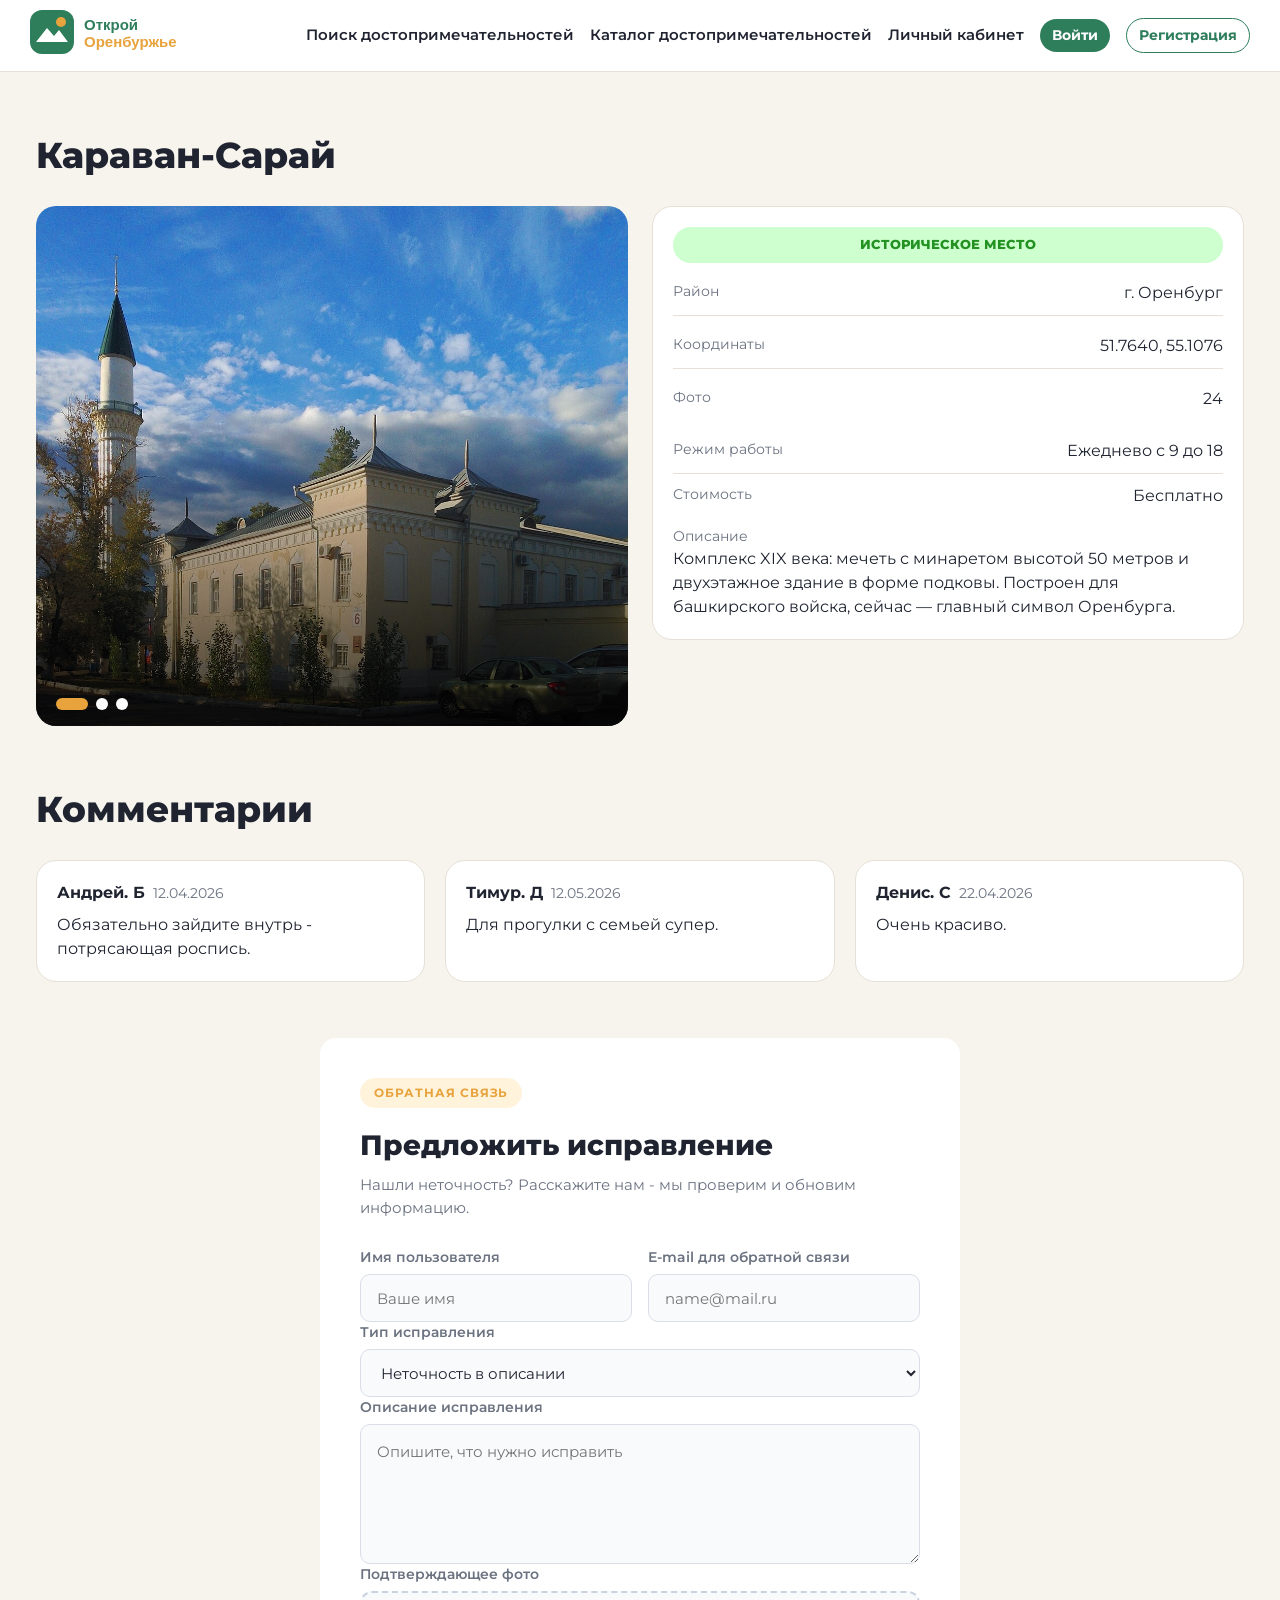
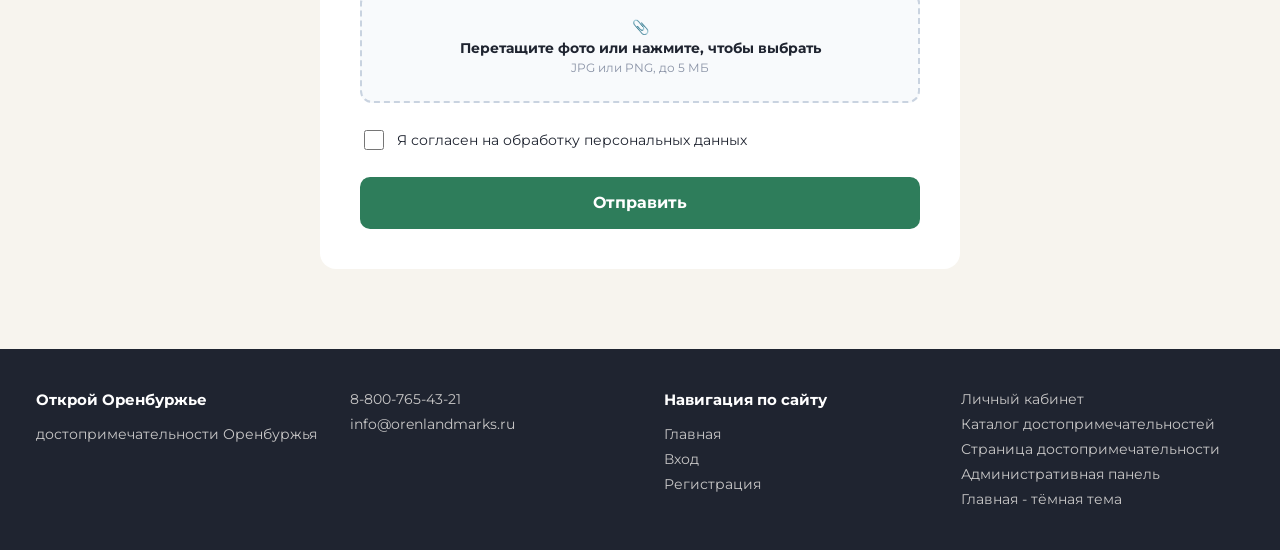
<file: landmark.html>
<!DOCTYPE html>
<html lang="ru">

<head>
    <meta charset="UTF-8">
    <meta name="viewport" content="width=device-width, initial-scale=1.0">
    <title>Достопримечательность - Открой Оренбуржье</title>
    <link rel="stylesheet" href="assets/css/style.css">
</head>

<body>
    <header class="header">
        <div class="container header__main">
            <a href="index.html" id="logo"><img src="assets/images/logos/logo.svg" alt="Открой Оренбуржье" height="44"
                    width="210"></a>
            <input type="checkbox" id="menu">
            <label for="menu" class="burger">☰</label>
            <nav class="nav" id="main-nav">
                <a href="index.html#search-section" id="go-to-search">Поиск достопримечательностей</a>
                <a href="catalog.html" id="nav-catalog">Каталог достопримечательностей</a>
                <a href="profile.html" id="nav-profile">Личный кабинет</a>
                <a href="login.html" id="nav-login" class="btn btn--sm">Войти</a>
                <a href="register.html" id="nav-register" class="btn btn--sm btn--light">Регистрация</a>
            </nav>
        </div>
    </header>
    <main class="container" id="landmark-page">
        <h2 id="landmark-name" class="title section">Караван-Сарай</h2>
        <div class="two-cols form">
            <div class="slider">
                <input type="radio" name="slide" id="s1" checked>
                <input type="radio" name="slide" id="s2">
                <input type="radio" name="slide" id="s3">
                <div class="slider__track">
                    <article class="slide">
                        <img src="assets/images/karavan-saray-1.jpg" alt="Караван-Сарай, фото 1">
                    </article>
                    <article class="slide">
                        <img src="assets/images/karavan-saray-2.jpg" alt="Караван-Сарай, фото 2">
                    </article>
                    <article class="slide">
                        <img src="assets/images/karavan-saray-2.jpg" alt="Караван-Сарай, фото 3">
                    </article>
                </div>
                <div class="dots" id="slider-indicators">
                    <label for="s1"></label>
                    <label for="s2"></label>
                    <label for="s3"></label>
                </div>
            </div>
            <div class="card stack">
                <p class="pill pill--ok" id="landmark-cat">Историческое место</p>

                <p class="data-row" id="landmark-region"><span class="muted">Район</span> г. Оренбург</p>
                <p class="data-row" id="landmark-coords"><span class="muted">Координаты</span> 51.7640, 55.1076</p>
                <p class="data-row"><span class="muted">Фото</span> 24</p>
                <div id="landmark-info">
                    <p class="data-row" id="landmark-coords"><span class="muted">Режим работы</span> Ежеднево с 9 до 18
                    </p>
                    <p class="data-row" id="landmark-coords"><span class="muted">Стоимость</span> Бесплатно</p>
                </div>
                <div>
                    <p class="muted">Описание</p>
                    <p>Комплекс XIX века: мечеть с минаретом высотой 50 метров и двухэтажное здание в форме подковы.
                        Построен для башкирского войска, сейчас — главный символ Оренбурга.</p>
                </div>
            </div>
        </div>
        <section class="section" id="landmark-comments">
            <h2 class="title">Комментарии</h2>
            <div class="grid">
                <div class="card stack">
                    <p><b>Андрей. Б</b>&nbsp; <span class="muted">12.04.2026</span></p>
                    <p>Обязательно зайдите внутрь - потрясающая роспись.</p>
                </div>
                <div class="card stack">
                    <p><b>Тимур. Д</b>&nbsp; <span class="muted">12.05.2026</span></p>
                    <p>Для прогулки с семьей супер.</p>
                </div>
                <div class="card stack">
                    <p><b>Денис. С</b>&nbsp; <span class="muted">22.04.2026</span></p>
                    <p>Очень красиво.</p>
                </div>
            </div>
        </section>
        <form action="#" id="correction-form" class="correction section">
            <span class="correction__badge">Обратная связь</span>
            <h2 class="correction__title">Предложить исправление</h2>
            <p class="correction__sub">Нашли неточность? Расскажите нам - мы проверим и обновим информацию.</p>
            <div class="correction__row">
                <div class="field">
                    <label for="correction-name">Имя пользователя</label>
                    <input type="text" class="input" id="correction-name" placeholder="Ваше имя">
                </div>
                <div class="field">
                    <label for="correction-email">E-mail для обратной связи</label>
                    <input type="email" class="input" id="correction-email" placeholder="name@mail.ru">
                </div>
            </div>
            <div class="field">
                <label for="correction-type">Тип исправления</label>
                <select id="correction-type" class="input">
                    <option value="Неточность в описании">Неточность в описании</option>
                    <option value="Устаревшие данные">Устаревшие данные</option>
                    <option value="Некорректные координаты">Некорректные координаты</option>
                    <option value="Некачественное фото">Некачественное фото</option>
                    <option value="Другоe">Другоe</option>
                </select>
            </div>
            <div class="field">
                <label for="correction-text">Описание исправления</label>
                <textarea placeholder="Опишите, что нужно исправить" id="correction-text" class="input"></textarea>
            </div>
            <div class="field">
                <label for="correction-file">Подтверждающее фото</label>
                <div class="correction__upload">
                    <p>📎</p>
                    <p><b>Перетащите фото или нажмите, чтобы выбрать</b></p>
                    <p class="correction__hint">JPG или PNG, до 5 МБ</p>
                    <input type="file" id="correction-file" accept="image/*">
                </div>
            </div>
            <label class="check correction__consent" id="correction-consent"><input type="checkbox"
                    id="correction-consent">Я согласен на обработку персональных данных</label>
            <button type="submit" class="correction__btn" id="correction-submit">Отправить</button>
        </form>
    </main>
    <footer class="footer" id="footer">
        <div class="container footer__grid">
            <div>
                <h2>Открой Оренбуржье</h2>
                <p>достопримечательности Оренбуржья</p>
            </div>
            <ul>
                <li><a href="tel:88007654321">8-800-765-43-21</a></li>
                <li><a href="mailto:info@orenlandmarks.ru">info@orenlandmarks.ru</a></li>
            </ul>
            <nav>
                <h2>Навигация по сайту</h2>
                <ul>
                    <li><a href="index.html">Главная</a></li>
                    <li><a href="login.html">Вход</a></li>
                    <li><a href="register.html">Регистрация</a></li>
                    <li><a href="profile.html">Личный кабинет</a></li>
                    <li><a href="catalog.html">Каталог достопримечательностей</a></li>
                    <li><a href="landmark.html">Страница достопримечательности</a></li>
                    <li><a href="admin.html">Административная панель</a></li>
                    <li><a href="index_dark.html">Главная - тёмная тема </a></li>
                </ul>
            </nav>
        </div>
    </footer>
</body>

</html>
</file>
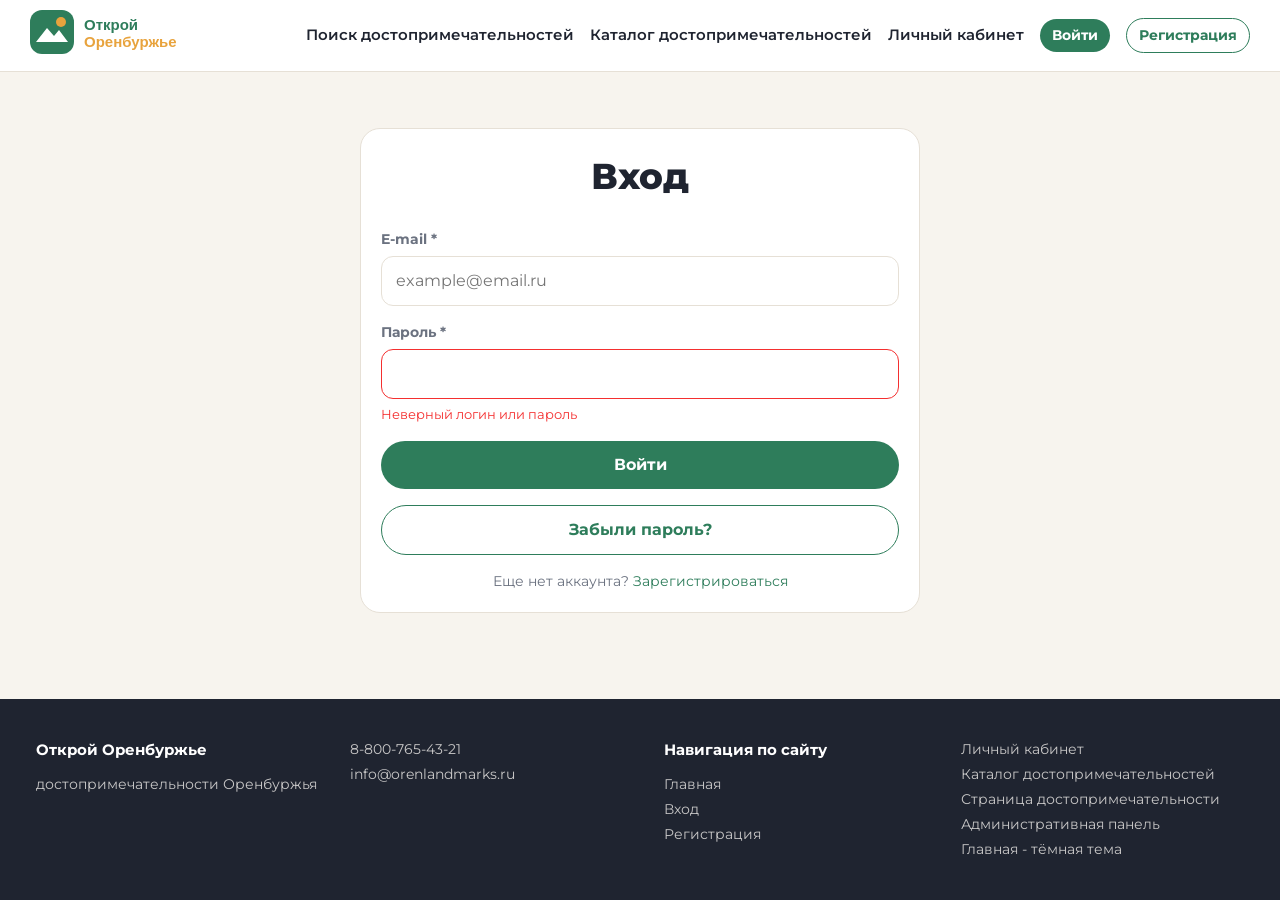
<file: login.html>
<!DOCTYPE html>
<html lang="ru">

<head>
    <meta charset="UTF-8">
    <meta name="viewport" content="width=device-width, initial-scale=1.0">
    <title>Вход - Открой Оренбуржье</title>
    <link rel="stylesheet" href="assets/css/style.css">
</head>

<body>
    <header class="header">
        <div class="container header__main">
            <a href="index.html" id="logo"><img src="assets/images/logos/logo.svg" alt="Открой Оренбуржье" height="44"
                    width="210"></a>
            <input type="checkbox" id="menu">
            <label for="menu" class="burger">☰</label>
            <nav class="nav" id="main-nav">
                <a href="index.html#search-section" id="go-to-search">Поиск достопримечательностей</a>
                <a href="catalog.html" id="nav-catalog">Каталог достопримечательностей</a>
                <a href="profile.html" id="nav-profile">Личный кабинет</a>
                <a href="login.html" id="nav-login" class="btn btn--sm">Войти</a>
                <a href="register.html" id="nav-register" class="btn btn--sm btn--light">Регистрация</a>
            </nav>
        </div>
    </header>
    <main class="container">
        <form action="#" id="login-form" class="card form section narrow">
            <h1 class="title">Вход</h1>
            <div class="field">
                <label for="login-email">E-mail *</label>
                <input type="email" id="login-email" class="input" placeholder="example@email.ru">
            </div>
            <div class="field error">
                <label for="login-password">Пароль *</label>
                <input type="password" id="login-password" class="input">
                <p class="error-text">Неверный логин или пароль</p>
            </div>
            <button type="submit" id="login-submit" class="btn">Войти</button>
            <a href="#" id="forgot-password-link" class="btn btn--light">Забыли пароль?</a>
            <p class="muted">Еще нет аккаунта? <a href="register.html" class="link">Зарегистрироваться</a></p>
        </form>
    </main>
    <footer class="footer" id="footer">
        <div class="container footer__grid">
            <div>
                <h2>Открой Оренбуржье</h2>
                <p>достопримечательности Оренбуржья</p>
            </div>
            <ul>
                <li><a href="tel:88007654321">8-800-765-43-21</a></li>
                <li><a href="mailto:info@orenlandmarks.ru">info@orenlandmarks.ru</a></li>
            </ul>
            <nav>
                <h2>Навигация по сайту</h2>
                <ul>
                    <li><a href="index.html">Главная</a></li>
                    <li><a href="login.html">Вход</a></li>
                    <li><a href="register.html">Регистрация</a></li>
                    <li><a href="profile.html">Личный кабинет</a></li>
                    <li><a href="catalog.html">Каталог достопримечательностей</a></li>
                    <li><a href="landmark.html">Страница достопримечательности</a></li>
                    <li><a href="admin.html">Административная панель</a></li>
                    <li><a href="index_dark.html">Главная - тёмная тема </a></li>
                </ul>
            </nav>
        </div>
    </footer>
</body>

</html>
</file>
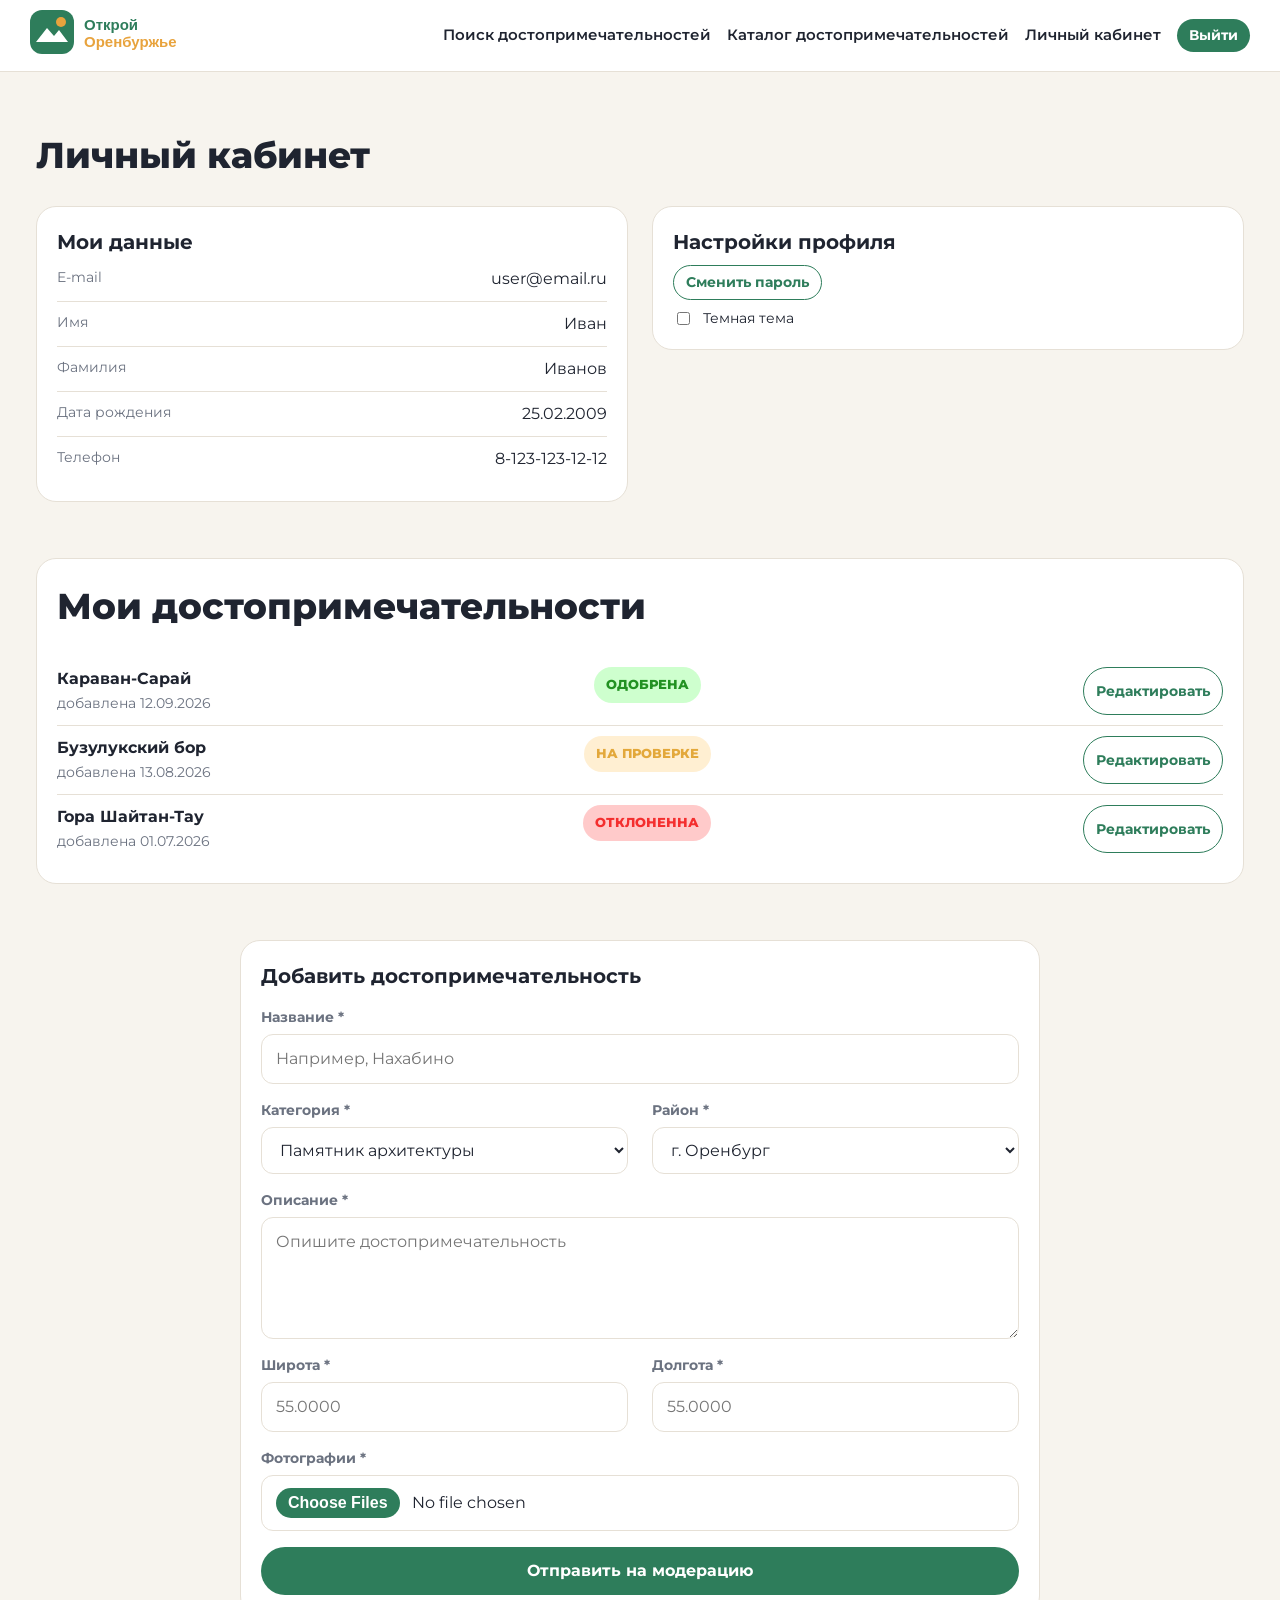
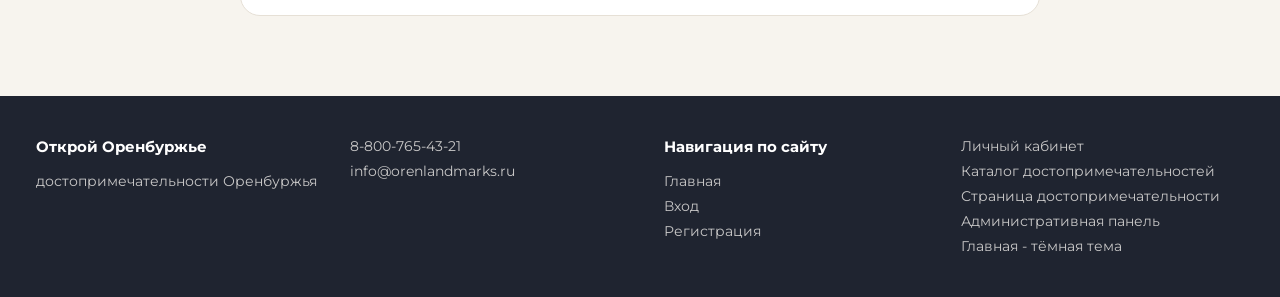
<file: profile.html>
<!DOCTYPE html>
<html lang="ru">

<head>
    <meta charset="UTF-8">
    <meta name="viewport" content="width=device-width, initial-scale=1.0">
    <title>Личный кабинет - Открой Оренбуржье</title>
    <link rel="stylesheet" href="assets/css/style.css">
</head>

<body>
    <header class="header">
        <div class="container header__main">
            <a href="index.html" id="logo"><img src="assets/images/logos/logo.svg" alt="Открой Оренбуржье" height="44"
                    width="210"></a>
            <input type="checkbox" id="menu">
            <label for="menu" class="burger">☰</label>
            <nav class="nav" id="main-nav">
                <a href="index.html#search-section" id="go-to-search">Поиск достопримечательностей</a>
                <a href="catalog.html" id="nav-catalog">Каталог достопримечательностей</a>
                <a href="profile.html" id="nav-profile">Личный кабинет</a>
                <a href="#" id="nav-logout" class="btn btn--sm">Выйти</a>
                <!-- <a href="register.html" id="nav-register" class="btn btn--sm btn--light">Регистрация</a> -->
            </nav>
        </div>
    </header>
    <main class="container" id="profile-page">
        <h2 class="title section">Личный кабинет</h2>
        <div class="two-cols form">
            <section id="user-info" class="card">
                <h2>Мои данные</h2>
                <p class="data-row"><span class="muted">E-mail</span>user@email.ru</p>
                <p class="data-row"><span class="muted">Имя</span>Иван</p>
                <p class="data-row"><span class="muted">Фамилия</span>Иванов</p>
                <p class="data-row"><span class="muted">Дата рождения</span>25.02.2009</p>
                <p class="data-row"><span class="muted">Телефон</span>8-123-123-12-12</p>
            </section>
            <section class="card stack" id="profile-settings">
                <h2>Настройки профиля</h2>
                <button class="btn btn--light btn--sm" id="change-password-btn">Сменить пароль</button>
                <label for="theme-toggle" class="check"><input type="checkbox" id="theme-toggle">Темная тема</label>
            </section>
        </div>

        <section id="my-landmarks" class="card section">
            <h2 class="title">Мои достопримечательности</h2>
            <div class="data-row">
                <p><b>Караван-Сарай</b><br><span class="muted">добавлена 12.09.2026</span></p>
                <span class="pill pill--ok">Одобрена</span>
                <button class="btn btn--light btn--sm">Редактировать</button>
            </div>
            <div class="data-row">
                <p><b>Бузулукский бор</b><br><span class="muted">добавлена 13.08.2026</span></p>
                <span class="pill pill--wait">На проверке</span>
                <button class="btn btn--light btn--sm">Редактировать</button>
            </div>
            <div class="data-row">
                <p><b>Гора Шайтан-Тау</b><br><span class="muted">добавлена 01.07.2026</span></p>
                <span class="pill pill--err">Отклоненна</span>
                <button class="btn btn--light btn--sm">Редактировать</button>
            </div>
        </section>
        <form id="add-landmark-form" class="card form section">
            <h2>Добавить достопримечательность</h2>
            <div class="field">
                <label for="landmark-title">Название *</label>
                <input type="text" class="input" id="landmark-title" placeholder="Например, Нахабино">
            </div>
            <div class="two-cols form">
                <div class="field">
                    <label for="landmark-category">Категория *</label>
                    <select id="landmark-category" class="input">
                        <option value="Памятник архитектуры">Памятник архитектуры</option>
                        <option value="Природный объект">Природный объект</option>
                        <option value="Музей">Музей</option>
                        <option value="Историческое место">Историческое место</option>
                        <option value="Религиозное сооружение">Религиозное сооружение</option>
                        <option value="Другое">Другое</option>
                    </select>
                </div>
                <div class="field">
                    <label for="landmark-district">Район *</label>
                    <select id="landmark-district" class="input">
                        <option value="г. Оренбург">г. Оренбург</option>
                        <option value="Оренбургский район">Оренбургский район</option>
                        <option value="Соль-Илецкий городской округ">Соль-Илецкий городской округ</option>
                        <option value="Кувандыкский городской округ">Кувандыкский городской округ</option>
                        <option value="Илекский район">Илекский район</option>
                        <option value="Новосергиевский район">Новосергиевский район</option>
                        <option value="Орский городской округ">Орский городской округ</option>
                    </select>
                </div>
            </div>
            <div class="field">
                <label for="landmark-description">Описание *</label>
                <textarea id="landmark-description" class="input" rows="4"
                    placeholder="Опишите достопримечательность"></textarea>
            </div>
            <div class="two-cols form">
                <div class="field">
                    <label for="landmark-lat">Широта *</label>
                    <input class="input" type="number" id="landmark-lat" step="0.0001" placeholder="55.0000">
                </div>
                <div class="field">
                    <label for="landmark-lng">Долгота *</label>
                    <input class="input" type="number" id="landmark-lng" step="0.0001" placeholder="55.0000">
                </div>
            </div>
            <div class="field">
                <label for="landmark-images">Фотографии *</label>
                <input type="file" multiple accept="image/*" class="input" id="landmark-images">
            </div>
            <button type="submit" class="btn" id="landmark-submit">Отправить на модерацию</button>
        </form>
    </main>
    <footer class="footer" id="footer">
        <div class="container footer__grid">
            <div>
                <h2>Открой Оренбуржье</h2>
                <p>достопримечательности Оренбуржья</p>
            </div>
            <ul>
                <li><a href="tel:88007654321">8-800-765-43-21</a></li>
                <li><a href="mailto:info@orenlandmarks.ru">info@orenlandmarks.ru</a></li>
            </ul>
            <nav>
                <h2>Навигация по сайту</h2>
                <ul>
                    <li><a href="index.html">Главная</a></li>
                    <li><a href="login.html">Вход</a></li>
                    <li><a href="register.html">Регистрация</a></li>
                    <li><a href="profile.html">Личный кабинет</a></li>
                    <li><a href="catalog.html">Каталог достопримечательностей</a></li>
                    <li><a href="landmark.html">Страница достопримечательности</a></li>
                    <li><a href="admin.html">Административная панель</a></li>
                    <li><a href="index_dark.html">Главная - тёмная тема </a></li>
                </ul>
            </nav>
        </div>
    </footer>
</body>

</html>
</file>
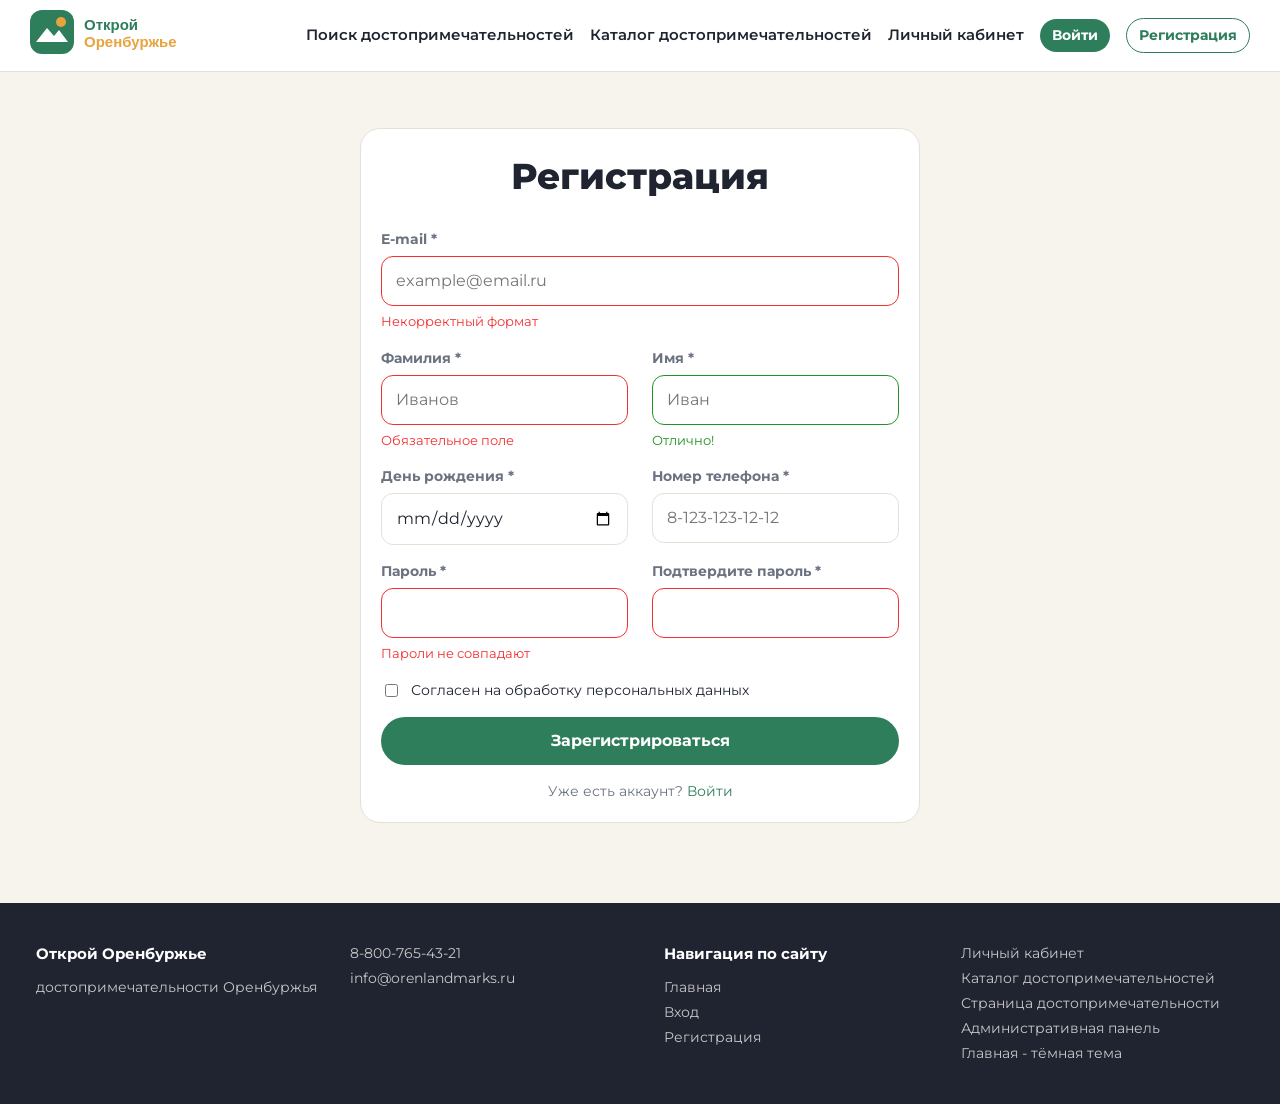
<file: register.html>
<!DOCTYPE html>
<html lang="ru">

<head>
    <meta charset="UTF-8">
    <meta name="viewport" content="width=device-width, initial-scale=1.0">
    <title>Регистрация - Открой Оренбуржье</title>
    <link rel="stylesheet" href="assets/css/style.css">
</head>

<body>
    <header class="header">
        <div class="container header__main">
            <a href="index.html" id="logo"><img src="assets/images/logos/logo.svg" alt="Открой Оренбуржье" height="44"
                    width="210"></a>
            <input type="checkbox" id="menu">
            <label for="menu" class="burger">☰</label>
            <nav class="nav" id="main-nav">
                <a href="index.html#search-section" id="go-to-search">Поиск достопримечательностей</a>
                <a href="catalog.html" id="nav-catalog">Каталог достопримечательностей</a>
                <a href="profile.html" id="nav-profile">Личный кабинет</a>
                <a href="login.html" id="nav-login" class="btn btn--sm">Войти</a>
                <a href="register.html" id="nav-register" class="btn btn--sm btn--light">Регистрация</a>
            </nav>
        </div>
    </header>
    <main class="container">
        <form action="#" id="register-form" class="card form section narrow">
            <h1 class="title">Регистрация</h1>
            <div class="field error">
                <label for="reg-email">E-mail *</label>
                <input type="email" id="reg-email" class="input" placeholder="example@email.ru">
                <p class="error-text">Некорректный формат</p>
            </div>
            <div class="two-cols form">
                <div class="field error">
                    <label for="reg-lastname">Фамилия *</label>
                    <input type="text" id="reg-lastname" class="input" placeholder="Иванов">
                    <p class=" error-text">Обязательное поле</p>

                </div>
                <div class="field success">
                    <label for="reg-firstname">Имя *</label>
                    <input type="text" id="reg-firstname" class="input" placeholder="Иван">
                    <p class="success-text">Отлично!</p>
                </div>
            </div>
            <div class="two-cols form">
                <div class="field">
                    <label for="reg-birthdate">День рождения *</label>
                    <input type="date" id="reg-birthdate" class="input">
                </div>
                <div class=" field">
                    <label for="reg-phone">Номер телефона *</label>
                    <input type="tel" id="reg-phone" class="input" placeholder="8-123-123-12-12">
                </div>
            </div>
            <div class="two-cols form">
                <div class=" field error">
                    <label for="reg-password">Пароль *</label>
                    <input type="password" id="reg-password" class="input">
                    <p class="error-text">Пароли не совпадают</p>
                </div>
                <div class=" field error">
                    <label for="reg-password-confirm">Подтвердите пароль *</label>
                    <input type="password" id="reg-password-confirm" class="input">
                    <p class="error-text"></p>

                </div>
            </div>
            <label for="reg-consent" class="check"><input type="checkbox" id="reg-consent">Согласен на обработку
                персональных данных</label>
            <button type="submit" id="reg-submit" class="btn">Зарегистрироваться</button>
            <p class="muted">Уже есть аккаунт? <a href="login.html" class="link">Войти</a></p>
        </form>
    </main>
    <footer class="footer" id="footer">
        <div class="container footer__grid">
            <div>
                <h2>Открой Оренбуржье</h2>
                <p>достопримечательности Оренбуржья</p>
            </div>
            <ul>
                <li><a href="tel:88007654321">8-800-765-43-21</a></li>
                <li><a href="mailto:info@orenlandmarks.ru">info@orenlandmarks.ru</a></li>
            </ul>
            <nav>
                <h2>Навигация по сайту</h2>
                <ul>
                    <li><a href="index.html">Главная</a></li>
                    <li><a href="login.html">Вход</a></li>
                    <li><a href="register.html">Регистрация</a></li>
                    <li><a href="profile.html">Личный кабинет</a></li>
                    <li><a href="catalog.html">Каталог достопримечательностей</a></li>
                    <li><a href="landmark.html">Страница достопримечательности</a></li>
                    <li><a href="admin.html">Административная панель</a></li>
                    <li><a href="index_dark.html">Главная - тёмная тема </a></li>
                </ul>
            </nav>
        </div>
    </footer>
</body>

</html>
</file>
<file: assets/css/style.css>
/* Шрифты */

@font-face {
    font-family: 'Montserrat';
    src: url(../fonts/Montserrat/Montserrat[wght].ttf);
    font-weight: 100 900;
}

/* Переменные */

:root {
    --green: #2E7D5B;
    --gold: #E8A33D;
    --text: #1F2430;
    --muted: #6B7280;
    --bg: #F7F4EE;
    --surface: #FFFFFF;
    --line: #E6E0D6;

    --ok: rgb(35, 146, 35);
    --ok-muted: rgb(206, 255, 206);
    --wait: rgb(227, 168, 59);
    --wait-muted: rgb(255, 239, 210);
    --err: rgb(244, 47, 47);
    --err-muted: rgb(255, 202, 202);

    --radius: 20px;
    --radius-sm: 12px;
}

.dark {
    --bg: #12161D;
    --muted: #b0b8c8;
    --surface: #1C222B;
    --text: #ECEFF4;
    --line: #2E3642;
}

/* Cброс */

* {
    box-sizing: border-box;
}

body {
    margin: 0;
    background: var(--bg);
    font-family: "Montserrat", Arial, sans-serif;
    display: grid;
    min-height: 100dvh;
    grid-template-rows: auto 1fr auto;
    grid-template-columns: minmax(0, 1fr);
    line-height: 1.5;
    color: var(--text);
}

h1,
h2,
h3,
p,
ul {
    margin: 0;
    padding: 0;
}

ul {
    list-style: none;
}

a {
    text-decoration: none;
    color: inherit;
}

input,
textarea,
button,
select {
    font: inherit;
    color: inherit;
}

textarea {
    resize: vertical;
}

input[type='checkbox'] {
    accent-color: var(--green);
}

/*  */
/* Общие блоки */
/*  */
.container {
    width: 100%;
    max-width: 1240px;
    margin: 0 auto;
    padding: 0 16px;
}

.section {
    margin-top: 56px;
}

h2 {
    font-size: 20px;
}

.title {
    margin-bottom: 24px;
    font-size: 22px;
    font-weight: 800;
}

.muted {
    font-size: 14px;
    color: var(--muted);
}

.card {
    padding: 20px;
    border-radius: var(--radius);
    border: 1px solid var(--line);
    background: var(--surface);
}

.grid {
    display: grid;
    grid-template-columns: repeat(auto-fit, minmax(225px, 1fr));
    gap: 20px;
}

.row {
    display: flex;
    flex-wrap: wrap;
    align-items: center;
    gap: 12px;
}

.row .input {
    width: auto;
    flex: 1;
    min-width: 0;
}

.narrow,
.form.narrow {
    max-width: 560px;
    margin-left: auto;
    margin-right: auto;

}

.narrow .title,
.narrow>p,
.narrow>a {
    text-align: center;
}

.narrow .title {
    margin-bottom: 10px;
}

.stack>*+* {
    margin-top: 8px;
}

.photo {
    width: 100%;
    aspect-ratio: 4 /3;
    object-fit: cover;
    border-radius: var(--radius-sm);
}

/* Кнопки */

.btn {
    display: inline-block;
    padding: 12px 22px;
    border: 0;
    border-radius: 999px;
    background: var(--green);
    color: #fff;
    font-weight: 700;
    text-align: center;
    cursor: pointer;
    transition: transform .3s;

    &:hover {
        transform: translateY(-2px);
    }
}

.link {
    color: var(--green);
}

input[type="file"]::file-selector-button {
    margin-right: 12px;
    padding: 6px 12px;
    border: 0;
    border-radius: 999px;
    background: var(--green);
    color: #fff;
    font-weight: 700;
    cursor: pointer;
}

.btn--light {
    color: var(--green);
    background: var(--surface);
    border: 1px solid var(--green);
}

.btn--sm {
    padding: 6px 12px;
    font-size: 14px;
}

/* Бейджи */

.pill {
    padding: 8px 12px;
    border-radius: 999px;
    background: var(--surface);
    font-size: 13px;
    font-weight: 800;
    display: flex;
    align-items: center;
    justify-content: center;
    text-transform: uppercase;
    height: fit-content;
}

.pill--ok {
    background: var(--ok-muted);
    color: var(--ok);
}

.pill--wait {
    background: var(--wait-muted);
    color: var(--wait);
}

.pill--err {
    background: var(--err-muted);
    color: var(--err);
}

/* Формы */

.form {
    display: grid;
    grid-template-columns: minmax(0, 1fr);
    gap: 16px;
}

form.form {
    max-width: 800px;
    margin-left: auto;
    margin-right: auto;

}

.field {
    display: grid;
    grid-template-columns: minmax(0, 1fr);
    gap: 6px;
    align-items: start;
}

.field label {
    font-size: 14px;
    color: var(--muted);
    font-weight: 700;
}

.input {
    padding: 12px 14px;
    width: 100%;
    border: 1.5px solid var(--line);
    border-radius: var(--radius-sm);
    background: var(--surface);
}

.error .input {
    border-color: var(--err);
}

.error-text {
    color: var(--err);
    font-size: 13px;
}

.success .input {
    border-color: var(--ok);
}

.success-text {
    color: var(--ok);
    font-size: 13px;
}

.check {
    display: flex;
    gap: 10px;
    align-items: center;
    font-size: 14px;
}

/* Шапка */

.header {
    background-color: var(--surface);
    border-bottom: 1px solid var(--line);
    position: sticky;
    top: 0;
}

.header__main {
    display: flex;
    align-items: center;
    justify-content: space-between;
    flex-wrap: wrap;
    min-height: 68px;
    padding: 10px;
}

#menu {
    display: none;
}

.burger {
    padding: 5px 15px;
    cursor: pointer;
    font-size: 28px;
}

.nav {
    display: none;
    flex-direction: column;
    width: 100%;
    font-weight: 600;
    /* gap: 8px; */
}

#menu:checked~nav {
    display: flex;
}

.nav a:not(.btn) {
    padding: 12px 0;
    border-bottom: 1px solid var(--line);
}

.nav .btn {
    margin-top: 8px;
}

.logo img {
    width: auto;
    height: 100%;
}

/* Футер */

.footer {
    background: #1F2430;
    margin-top: 80px;
    padding: 40px 0;
    color: #c8c7c7;
    font-size: 14px;
}

.footer__grid {
    display: grid;
    gap: 24px;
    grid-template-columns: minmax(0, 1fr);
}

.footer h2 {
    font-size: 15px;
    color: #fff;
    margin-bottom: 12px;
}

.footer li {
    margin-bottom: 4px;
}

/* Главная */

.rating {
    color: var(--gold);
    display: flex;
    align-items: center;
    flex-wrap: wrap;
}

.rating img {
    vertical-align: -4px;
}



.hero {
    position: relative;
    margin-top: 16px;
    padding: 56px 20px;
    overflow: hidden;
    border-radius: var(--radius);
    color: #fff;
}

.hero img {
    position: absolute;
    inset: 0;
    width: 100%;
    height: 100%;
    object-fit: cover;
}

/* .hero::after {
    content: "";
    position: absolute;
    inset: 0;
    background: rgba(20, 30, 25, .55);
} */

.hero>* {
    position: relative;
    z-index: 1;
}

.hero__title {
    margin-bottom: 20px;
    font-size: 32px;
    line-height: 1.1;
}

.icon {
    font-size: 40px;
    /* display: inline-block; */
    animation: float 3s infinite;
}

@keyframes float {

    0%,
    100% {
        transform: translateY(0);
    }

    33% {
        transform: translateY(4px);

    }

    66% {
        transform: translateY(-4px);
    }
}

.data-row {
    display: flex;
    flex-wrap: wrap;
    justify-content: space-between;
    gap: 8px;
    border-bottom: 1px solid var(--line);
    padding: 10px 0;

    &:last-of-type {
        border-bottom: 0;
    }
}

.landmark-card .data-row:last-of-type {
    margin-bottom: 10px;
}

.landmark-card {
    display: flex;
    flex-direction: column;
    transition: transform .3s;

    &:hover {
        transform: translateY(-4px);
    }
}

.landmark-card>.stack {
    flex: 1;
    display: flex;
    flex-direction: column;
}

.landmark-card .btn {
    width: 100%;
    margin-top: auto;
}

/* Слайдер */

.slider {
    position: relative;
    overflow: hidden;
    border-radius: var(--radius);
}

.slider input {
    display: none;
}

.slider__track {
    display: flex;
    transition: transform .6s;
}

.slide {
    position: relative;
    display: flex;
    align-items: flex-end;
    flex: 0 0 100%;
    min-height: 340px;
    color: #fff;
}

.slide img {
    position: absolute;
    inset: 0;
    width: 100%;
    height: 100%;
    object-fit: cover;
}

.slide::after {
    content: "";
    position: absolute;
    inset: 0;
    background: linear-gradient(transparent 40%, rgba(0, 0, 0, .75));
}

.slide__text {
    position: relative;
    z-index: 1;
    padding: 20px 20px 48px;
}


#s2:checked~.slider__track {
    transform: translateX(-100%);
}

#s3:checked~.slider__track {
    transform: translateX(-200%);
}

#s4:checked~.slider__track {
    transform: translateX(-300%);
}

.dots {
    position: absolute;
    z-index: 2;
    left: 20px;
    bottom: 16px;
    display: flex;
    gap: 8px;
}

.dots label {
    width: 12px;
    height: 12px;
    background: #fff;
    border-radius: 99px;
    cursor: pointer;
    transition: width .3s;
}

#s1:checked~.dots [for='s1'],
#s2:checked~.dots [for='s2'],
#s3:checked~.dots [for='s3'],
#s4:checked~.dots [for='s4'] {
    width: 32px;
    background: var(--gold);
}

/* Партнеры */

.partners {
    justify-content: space-around;
    align-items: center;
    gap: 24px;
}

.partners img {
    height: 60px;
    width: 200px;
}

/* Каталог */

#filter-toggle {
    display: none;
}

.filter-btn {
    display: inline-block;
    margin-bottom: 16px;
}

#filter-panel {
    display: none;
    margin-bottom: 20px;
}

#filter-toggle:checked~#filter-panel {
    display: block;
}

@media print {

    .footer,
    .header,
    .no-print,
    .landmark-card .stack>:not(h3) {
        display: none;
    }

    .card {
        border: 0;
    }

    body {
        background: #fff;
        color: #000;
        font-family: 'Times New Roman', Times, serif;
    }

    img {
        filter: grayscale(1);
    }

    .grid {
        grid-template-columns: 1fr 1fr;
    }
}

/* Коррекция */

.correction {
    max-width: 640px;
    margin-left: auto;
    margin-right: auto;
    padding: 24px;
    background: #fff;
    border-radius: 16px;
    box-shadow: rgba(31, 36, 48, .08);
}

.correction__badge {
    display: inline-block;
    font-size: 12px;
    font-weight: 700;
    text-transform: uppercase;
    letter-spacing: .08em;
    color: var(--gold);
    background: #FFF3DC;
    padding: 6px 14px;
    border-radius: 999px;
}

.correction__title {
    font-size: 28px;
    font-weight: 800;
    margin: 16px 0 8px;
}

.correction__sub {
    font-size: 15px;
    color: var(--muted);
    margin-bottom: 28px;
}

.correctio .field {
    gap: 8px;
    margin-bottom: 20px;
}

.correction .field label {
    font-weight: 600;
}

.correction .input {
    height: 48px;
    padding: 0 16px;
    border: 1px solid #D9DEE7;
    border-radius: 10px;
    background: #F8FAFC;
    font-size: 15px;
}

.correction .input:focus {
    outline: none;
    border: var(--green);
}

.correction textarea.input {
    height: 140px;
    padding: 16px;
    border: 1px solid #D9DEE7;
}

.correction__upload {
    border: 2px dashed #c9d3e0;
    border-radius: var(--radius-sm);
    background: #F8FAFC;
    padding: 24px;
    text-align: center;
    font-size: 14px;
    position: relative;
}

.correction__upload input {
    opacity: 0;
    position: absolute;
    inset: 0;
    cursor: pointer;
}

.correction__hint {
    color: #8A93A6;
    font-size: 12px;
}

.correction__consent {
    padding: 24px 0;
    align-items: center;
    cursor: pointer;
}

.correction__consent input {
    width: 20px;
    height: 20px;
    accent-color: var(--green);
}

.correction__btn {
    width: 100%;
    height: 52px;
    border-radius: 10px;
    background: var(--green);
    color: #fff;
    font-size: 16px;
    font-weight: 700;
    border: 0;
    cursor: pointer;
}

@media (min-width: 1250px) {
    .burger {
        display: none;
    }

    .nav,
    #menu:checked~.nav {
        display: flex;
        flex-direction: row;
        align-items: center;
        gap: 16px;
        width: auto;
        font-size: 15px;
        padding: 0;
    }

    .nav a:not(.btn) {
        border: 0;
        padding: 0;
    }

    .nav .btn {
        margin-top: 0;
    }

    /* поиск на весь экран  */
    .hero {
        padding: 120px 60px;
    }

    .hero__title {
        font-size: 54px;
    }

    .slide {
        min-height: 520px;
    }

    /* каталог - фильтр в боковой панели */

    .catalog-layout {
        display: grid;
        grid-template-columns: 260px 1fr;
        align-items: start;
        gap: 24px;
    }

    #filter-panel {
        display: block;
    }

    .filter-btn {
        display: none;
    }

    .footer__grid,
    .two-cols {
        display: grid;
        grid-template-columns: 1fr 1fr 2fr;
        gap: 24px;
    }

    .footer__grid nav {
        columns: 2;
    }

    .two-cols {
        align-items: start;
    }

    .two-cols,
    .correction__row {
        grid-template-columns: 1fr 1fr;
    }

    .correction__row {
        display: grid;
        gap: 16px;
    }

    .correction {
        padding: 40px;
    }

    .title {
        font-size: 36px;
    }
}
</file>
